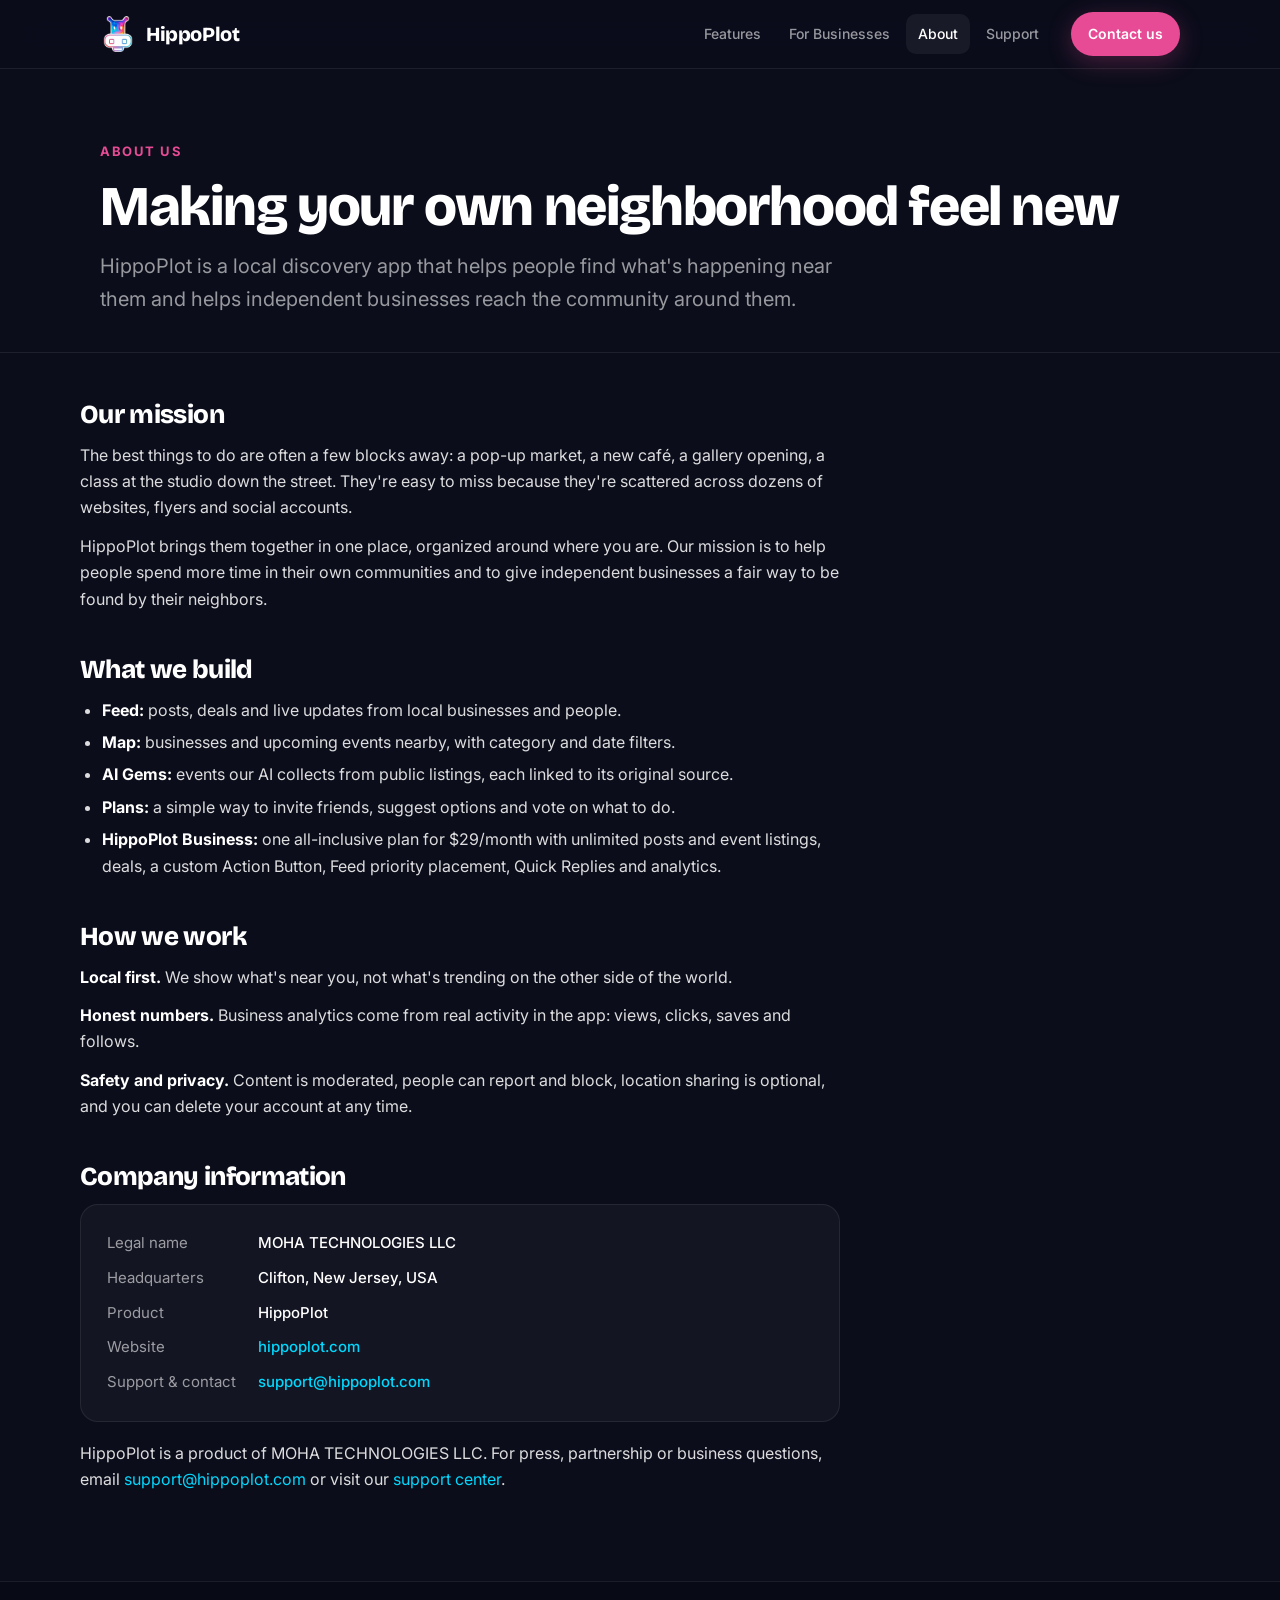
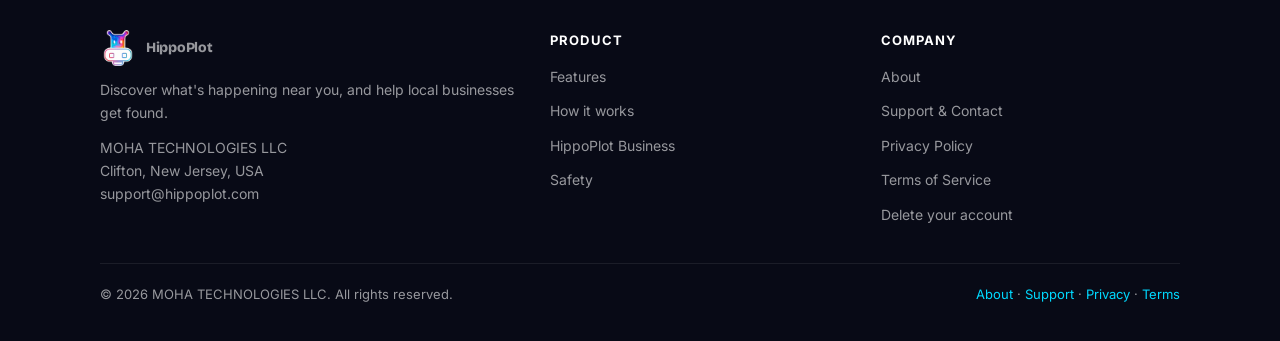
<file: about.html>
<!DOCTYPE html>
<html lang="en">
<head>
<meta charset="utf-8">
<meta name="viewport" content="width=device-width, initial-scale=1">
<title>About HippoPlot | MOHA TECHNOLOGIES LLC</title>
<meta name="description" content="HippoPlot is a local discovery app built by MOHA TECHNOLOGIES LLC in Clifton, New Jersey, connecting communities with independent businesses.">
<link rel="canonical" href="https://hippoplot.com/about">
<meta name="theme-color" content="#0B0D1A">
<meta property="og:type" content="website">
<meta property="og:site_name" content="HippoPlot">
<meta property="og:title" content="About HippoPlot | MOHA TECHNOLOGIES LLC">
<meta property="og:description" content="HippoPlot is a local discovery app built by MOHA TECHNOLOGIES LLC in Clifton, New Jersey, connecting communities with independent businesses.">
<meta property="og:url" content="https://hippoplot.com/about">
<meta property="og:image" content="https://hippoplot.com/assets/logo-512.png">
<link rel="icon" type="image/png" href="/favicon.png">
<link rel="apple-touch-icon" href="/apple-touch-icon.png">
<link rel="preconnect" href="https://fonts.googleapis.com">
<link rel="preconnect" href="https://fonts.gstatic.com" crossorigin>
<link href="https://fonts.googleapis.com/css2?family=Bricolage+Grotesque:wght@600;700;800&family=Inter:wght@400;500;600;700&display=swap" rel="stylesheet">
<link rel="stylesheet" href="/assets/site.css">
</head>
<body>
<a class="skip" href="#main">Skip to content</a>
<header class="site-header">
  <div class="container header-inner">
    <a class="brand" href="/" aria-label="HippoPlot home">
      <img src="/assets/logo-96.png" alt="" width="36" height="36">
      <span>HippoPlot</span>
    </a>
    <nav class="nav" aria-label="Main">
        <a href="/#features">Features</a>
        <a href="/#business">For Businesses</a>
        <a href="/about" aria-current="page">About</a>
        <a href="/support">Support</a>
    </nav>
    <a class="btn btn-primary btn-sm header-cta" href="/support">Contact us</a>
  </div>
</header>
<main id="main">

<div class="page-hero">
  <div class="container">
    <span class="kicker">About us</span>
    <h1>Making your own neighborhood feel new</h1>
    <p class="lead">HippoPlot is a local discovery app that helps people find what's happening near them and helps independent businesses reach the community around them.</p>
  </div>
</div>
<div class="container doc">
  <div class="prose">
    <h2>Our mission</h2>
    <p>The best things to do are often a few blocks away: a pop-up market, a new café, a gallery opening, a class at the studio down the street. They're easy to miss because they're scattered across dozens of websites, flyers and social accounts.</p>
    <p>HippoPlot brings them together in one place, organized around where you are. Our mission is to help people spend more time in their own communities and to give independent businesses a fair way to be found by their neighbors.</p>

    <h2>What we build</h2>
    <ul>
      <li><strong>Feed:</strong> posts, deals and live updates from local businesses and people.</li>
      <li><strong>Map:</strong> businesses and upcoming events nearby, with category and date filters.</li>
      <li><strong>AI Gems:</strong> events our AI collects from public listings, each linked to its original source.</li>
      <li><strong>Plans:</strong> a simple way to invite friends, suggest options and vote on what to do.</li>
      <li><strong>HippoPlot Business:</strong> one all-inclusive plan for $29/month with unlimited posts and event listings, deals, a custom Action Button, Feed priority placement, Quick Replies and analytics.</li>
    </ul>

    <h2>How we work</h2>
    <p><strong>Local first.</strong> We show what's near you, not what's trending on the other side of the world.</p>
    <p><strong>Honest numbers.</strong> Business analytics come from real activity in the app: views, clicks, saves and follows.</p>
    <p><strong>Safety and privacy.</strong> Content is moderated, people can report and block, location sharing is optional, and you can delete your account at any time.</p>

    <h2>Company information</h2>
    <div class="card org-card">
      <dl>
        <dt>Legal name</dt><dd>MOHA TECHNOLOGIES LLC</dd>
        <dt>Headquarters</dt><dd>Clifton, New Jersey, USA</dd>
        <dt>Product</dt><dd>HippoPlot</dd>
        <dt>Website</dt><dd><a href="https://hippoplot.com">hippoplot.com</a></dd>
        <dt>Support &amp; contact</dt><dd><a href="mailto:support@hippoplot.com">support@hippoplot.com</a></dd>
      </dl>
    </div>
    <p style="margin-top:18px">HippoPlot is a product of MOHA TECHNOLOGIES LLC. For press, partnership or business questions, email <a href="mailto:support@hippoplot.com">support@hippoplot.com</a> or visit our <a href="/support">support center</a>.</p>
  </div>
</div>

</main>
<footer class="site-footer">
  <div class="container">
    <div class="footer-grid">
      <div>
        <a class="brand" href="/"><img src="/assets/logo-96.png" alt="" width="36" height="36"><span>HippoPlot</span></a>
        <p class="footer-org">Discover what's happening near you, and help local businesses get found.</p>
        <p class="footer-org">MOHA TECHNOLOGIES LLC<br>Clifton, New Jersey, USA<br><a href="mailto:support@hippoplot.com">support@hippoplot.com</a></p>
      </div>
      <div>
        <h4>Product</h4>
        <ul>
          <li><a href="/#features">Features</a></li>
          <li><a href="/#how">How it works</a></li>
          <li><a href="/#business">HippoPlot Business</a></li>
          <li><a href="/#safety">Safety</a></li>
        </ul>
      </div>
      <div>
        <h4>Company</h4>
        <ul>
          <li><a href="/about">About</a></li>
          <li><a href="/support">Support &amp; Contact</a></li>
          <li><a href="/privacy">Privacy Policy</a></li>
          <li><a href="/terms">Terms of Service</a></li>
          <li><a href="/delete-account">Delete your account</a></li>
        </ul>
      </div>
    </div>
    <div class="footer-bottom">
      <span>&copy; 2026 MOHA TECHNOLOGIES LLC. All rights reserved.</span>
      <span><a href="/about">About</a> &middot; <a href="/support">Support</a> &middot; <a href="/privacy">Privacy</a> &middot; <a href="/terms">Terms</a></span>
    </div>
  </div>
</footer>
</body>
</html>
</file>
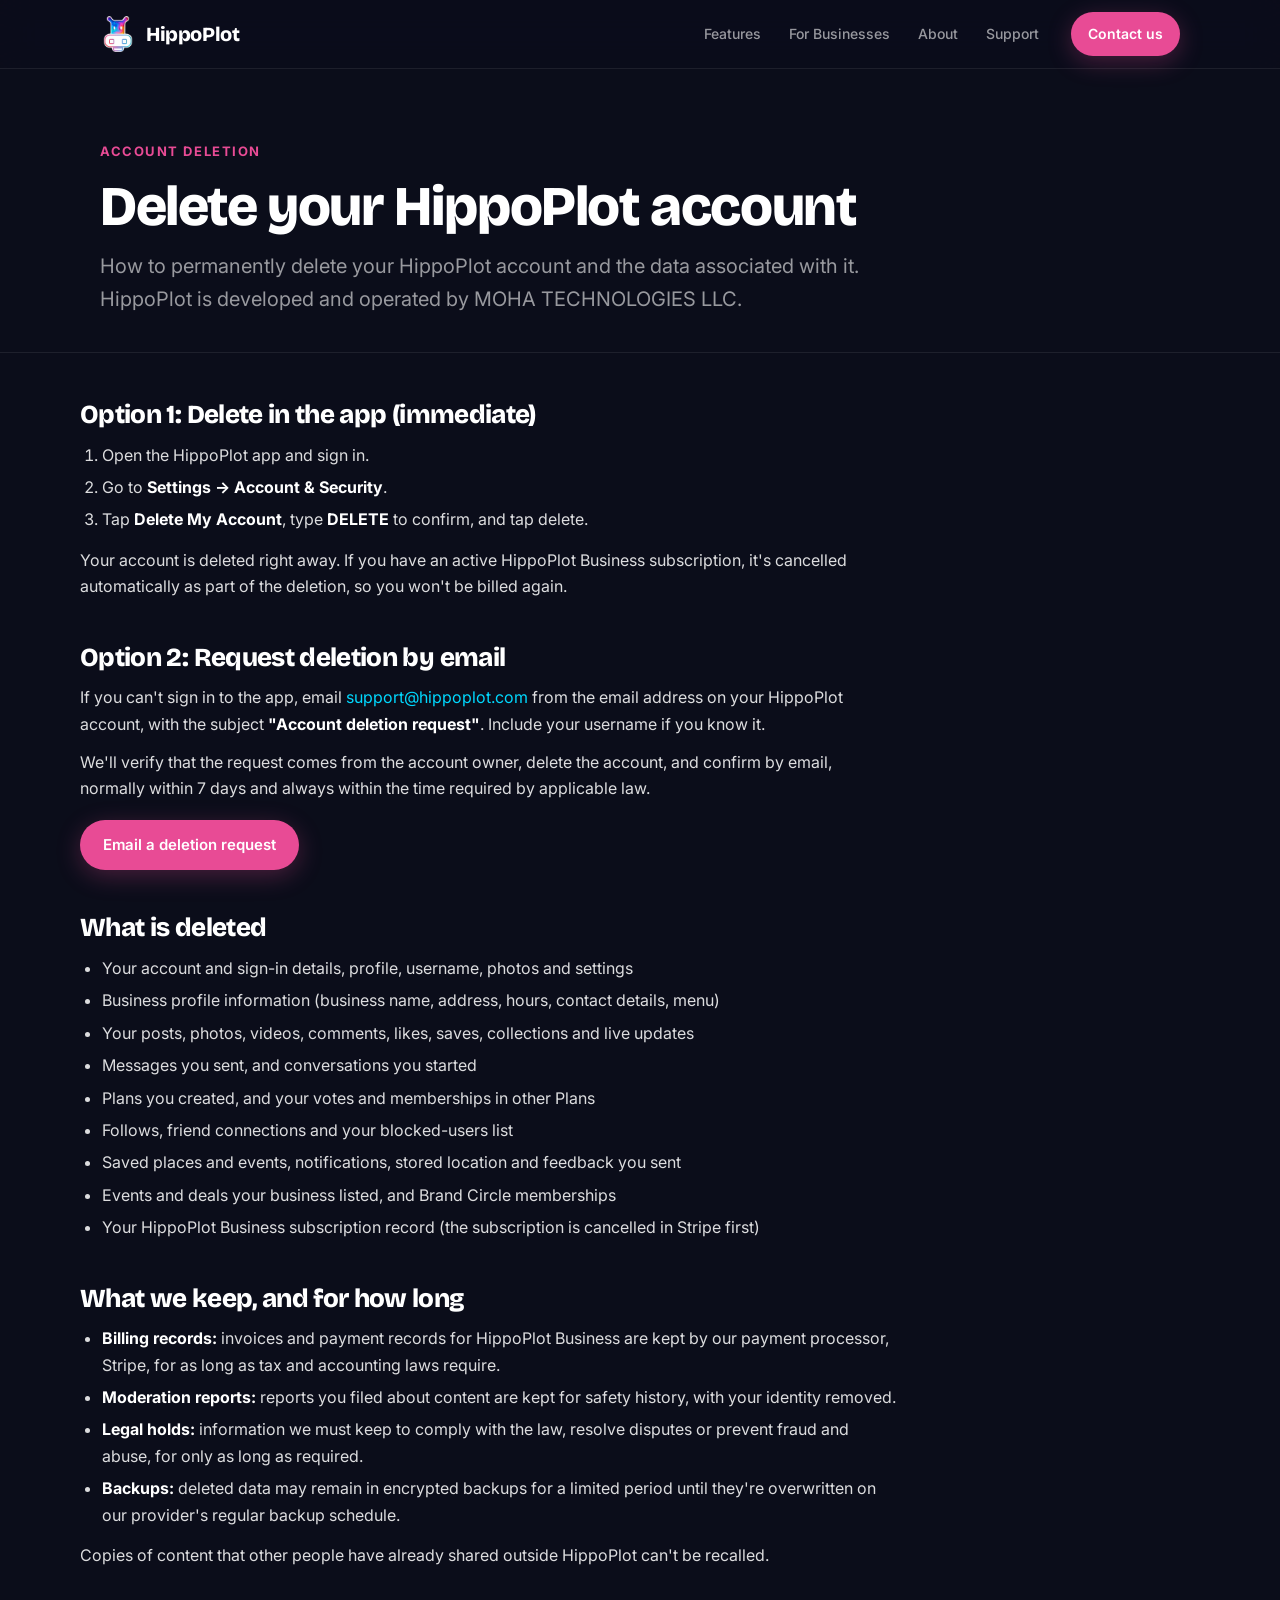
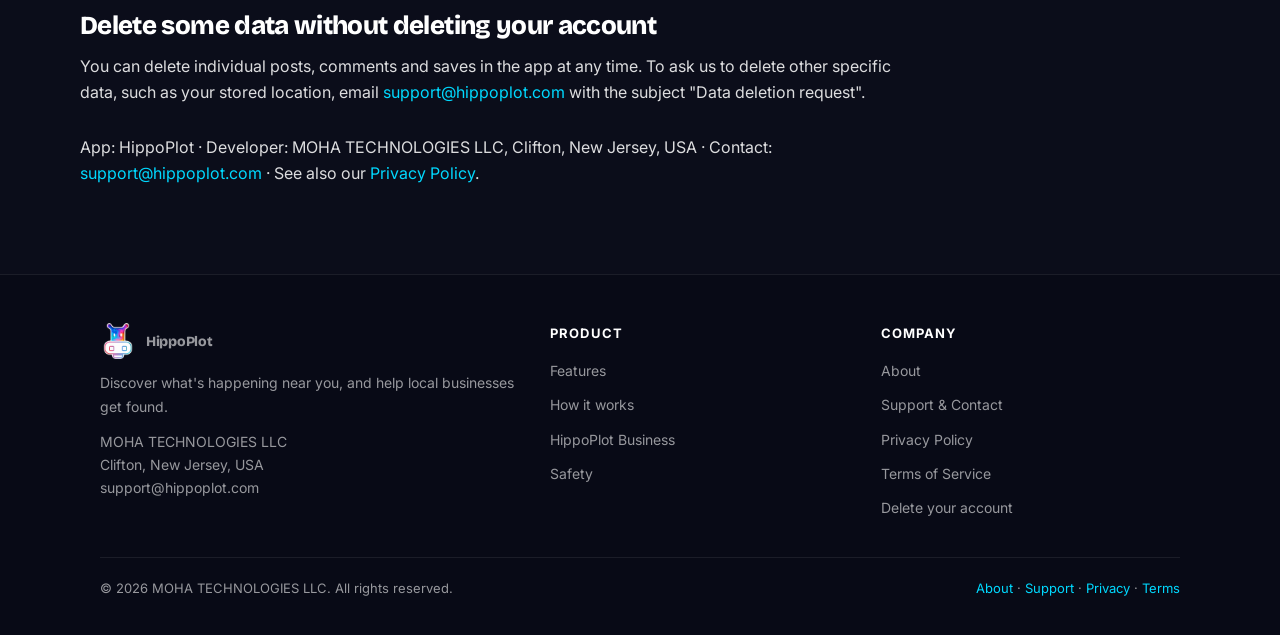
<file: delete-account.html>
<!DOCTYPE html>
<html lang="en">
<head>
<meta charset="utf-8">
<meta name="viewport" content="width=device-width, initial-scale=1">
<title>Delete your account | HippoPlot</title>
<meta name="description" content="How to delete your HippoPlot account and data, what is deleted and what is retained. HippoPlot is operated by MOHA TECHNOLOGIES LLC.">
<link rel="canonical" href="https://hippoplot.com/delete-account">
<meta name="theme-color" content="#0B0D1A">
<meta property="og:type" content="website">
<meta property="og:site_name" content="HippoPlot">
<meta property="og:title" content="Delete your account | HippoPlot">
<meta property="og:description" content="How to delete your HippoPlot account and data, what is deleted and what is retained. HippoPlot is operated by MOHA TECHNOLOGIES LLC.">
<meta property="og:url" content="https://hippoplot.com/delete-account">
<meta property="og:image" content="https://hippoplot.com/assets/logo-512.png">
<link rel="icon" type="image/png" href="/favicon.png">
<link rel="apple-touch-icon" href="/apple-touch-icon.png">
<link rel="preconnect" href="https://fonts.googleapis.com">
<link rel="preconnect" href="https://fonts.gstatic.com" crossorigin>
<link href="https://fonts.googleapis.com/css2?family=Bricolage+Grotesque:wght@600;700;800&family=Inter:wght@400;500;600;700&display=swap" rel="stylesheet">
<link rel="stylesheet" href="/assets/site.css">
</head>
<body>
<a class="skip" href="#main">Skip to content</a>
<header class="site-header">
  <div class="container header-inner">
    <a class="brand" href="/" aria-label="HippoPlot home">
      <img src="/assets/logo-96.png" alt="" width="36" height="36">
      <span>HippoPlot</span>
    </a>
    <nav class="nav" aria-label="Main">
        <a href="/#features">Features</a>
        <a href="/#business">For Businesses</a>
        <a href="/about">About</a>
        <a href="/support">Support</a>
    </nav>
    <a class="btn btn-primary btn-sm header-cta" href="/support">Contact us</a>
  </div>
</header>
<main id="main">

<div class="page-hero">
  <div class="container">
    <span class="kicker">Account deletion</span>
    <h1>Delete your HippoPlot account</h1>
    <p class="lead">How to permanently delete your HippoPlot account and the data associated with it. HippoPlot is developed and operated by MOHA TECHNOLOGIES LLC.</p>
  </div>
</div>
<div class="container doc">
  <div class="prose" style="max-width:820px">
    <h2 id="in-app">Option 1: Delete in the app (immediate)</h2>
    <ol>
      <li>Open the HippoPlot app and sign in.</li>
      <li>Go to <strong>Settings &rarr; Account &amp; Security</strong>.</li>
      <li>Tap <strong>Delete My Account</strong>, type <strong>DELETE</strong> to confirm, and tap delete.</li>
    </ol>
    <p>Your account is deleted right away. If you have an active HippoPlot Business subscription, it's cancelled automatically as part of the deletion, so you won't be billed again.</p>

    <h2 id="by-email">Option 2: Request deletion by email</h2>
    <p>If you can't sign in to the app, email <a href="mailto:support@hippoplot.com?subject=Account%20deletion%20request">support@hippoplot.com</a> from the email address on your HippoPlot account, with the subject <strong>"Account deletion request"</strong>. Include your username if you know it.</p>
    <p>We'll verify that the request comes from the account owner, delete the account, and confirm by email, normally within 7 days and always within the time required by applicable law.</p>
    <div class="actions" style="margin-top:18px">
      <a class="btn btn-primary" href="mailto:support@hippoplot.com?subject=Account%20deletion%20request">Email a deletion request</a>
    </div>

    <h2 id="deleted">What is deleted</h2>
    <ul>
      <li>Your account and sign-in details, profile, username, photos and settings</li>
      <li>Business profile information (business name, address, hours, contact details, menu)</li>
      <li>Your posts, photos, videos, comments, likes, saves, collections and live updates</li>
      <li>Messages you sent, and conversations you started</li>
      <li>Plans you created, and your votes and memberships in other Plans</li>
      <li>Follows, friend connections and your blocked-users list</li>
      <li>Saved places and events, notifications, stored location and feedback you sent</li>
      <li>Events and deals your business listed, and Brand Circle memberships</li>
      <li>Your HippoPlot Business subscription record (the subscription is cancelled in Stripe first)</li>
    </ul>

    <h2 id="retained">What we keep, and for how long</h2>
    <ul>
      <li><strong>Billing records:</strong> invoices and payment records for HippoPlot Business are kept by our payment processor, Stripe, for as long as tax and accounting laws require.</li>
      <li><strong>Moderation reports:</strong> reports you filed about content are kept for safety history, with your identity removed.</li>
      <li><strong>Legal holds:</strong> information we must keep to comply with the law, resolve disputes or prevent fraud and abuse, for only as long as required.</li>
      <li><strong>Backups:</strong> deleted data may remain in encrypted backups for a limited period until they're overwritten on our provider's regular backup schedule.</li>
    </ul>
    <p>Copies of content that other people have already shared outside HippoPlot can't be recalled.</p>

    <h2 id="partial">Delete some data without deleting your account</h2>
    <p>You can delete individual posts, comments and saves in the app at any time. To ask us to delete other specific data, such as your stored location, email <a href="mailto:support@hippoplot.com?subject=Data%20deletion%20request">support@hippoplot.com</a> with the subject "Data deletion request".</p>

    <p class="meta" style="margin-top:28px">App: HippoPlot &middot; Developer: MOHA TECHNOLOGIES LLC, Clifton, New Jersey, USA &middot; Contact: <a href="mailto:support@hippoplot.com">support@hippoplot.com</a> &middot; See also our <a href="/privacy">Privacy Policy</a>.</p>
  </div>
</div>

</main>
<footer class="site-footer">
  <div class="container">
    <div class="footer-grid">
      <div>
        <a class="brand" href="/"><img src="/assets/logo-96.png" alt="" width="36" height="36"><span>HippoPlot</span></a>
        <p class="footer-org">Discover what's happening near you, and help local businesses get found.</p>
        <p class="footer-org">MOHA TECHNOLOGIES LLC<br>Clifton, New Jersey, USA<br><a href="mailto:support@hippoplot.com">support@hippoplot.com</a></p>
      </div>
      <div>
        <h4>Product</h4>
        <ul>
          <li><a href="/#features">Features</a></li>
          <li><a href="/#how">How it works</a></li>
          <li><a href="/#business">HippoPlot Business</a></li>
          <li><a href="/#safety">Safety</a></li>
        </ul>
      </div>
      <div>
        <h4>Company</h4>
        <ul>
          <li><a href="/about">About</a></li>
          <li><a href="/support">Support &amp; Contact</a></li>
          <li><a href="/privacy">Privacy Policy</a></li>
          <li><a href="/terms">Terms of Service</a></li>
          <li><a href="/delete-account">Delete your account</a></li>
        </ul>
      </div>
    </div>
    <div class="footer-bottom">
      <span>&copy; 2026 MOHA TECHNOLOGIES LLC. All rights reserved.</span>
      <span><a href="/about">About</a> &middot; <a href="/support">Support</a> &middot; <a href="/privacy">Privacy</a> &middot; <a href="/terms">Terms</a></span>
    </div>
  </div>
</footer>
</body>
</html>
</file>
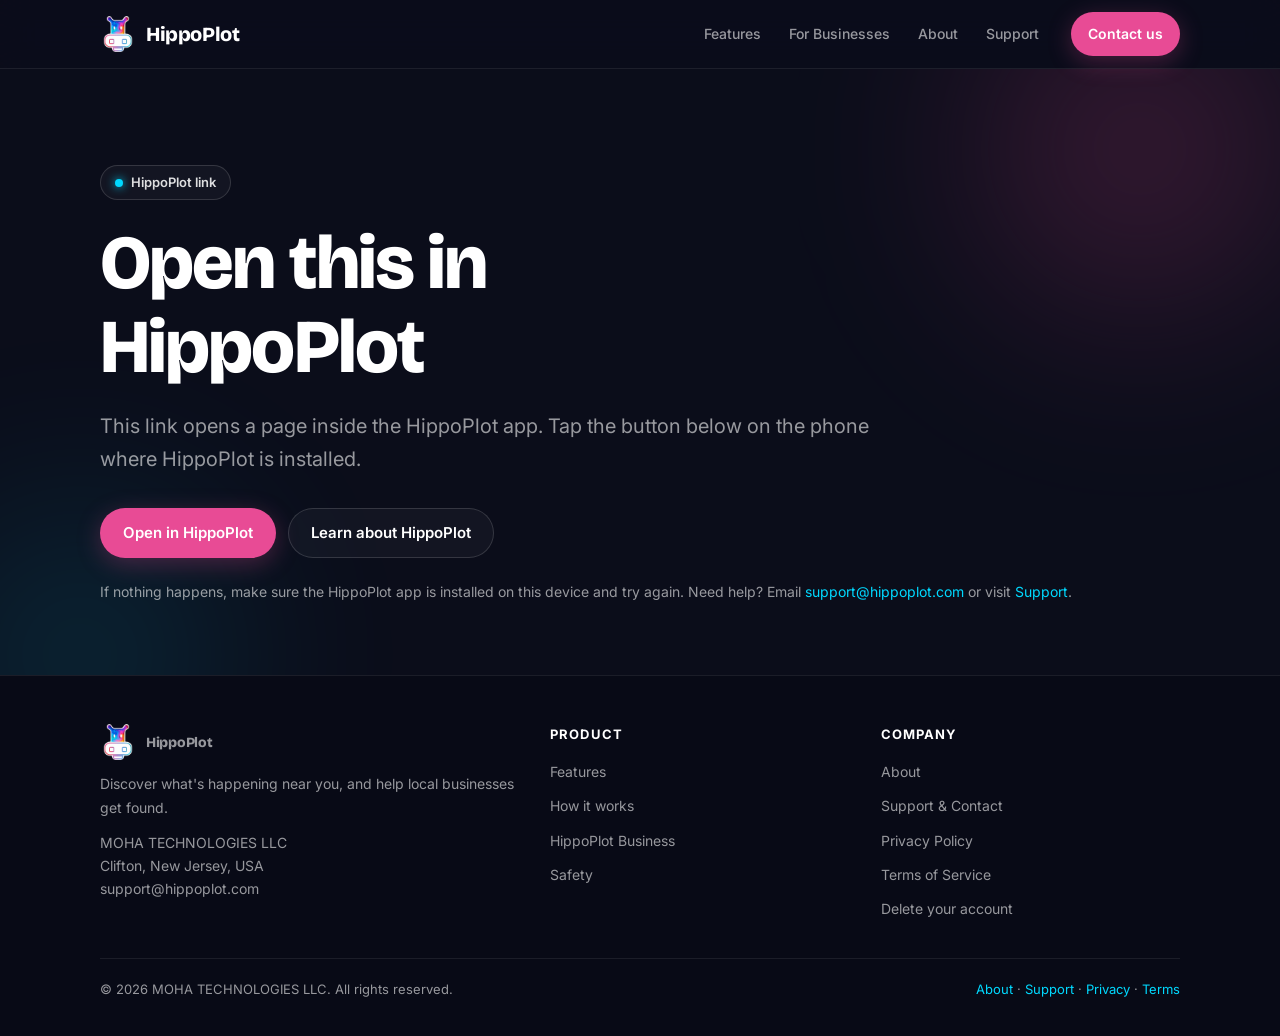
<file: open-in-app.html>
<!DOCTYPE html>
<html lang="en">
<head>
<meta charset="utf-8">
<meta name="viewport" content="width=device-width, initial-scale=1">
<title>Open in HippoPlot</title>
<meta name="description" content="Open this link in the HippoPlot app.">
<link rel="canonical" href="https://hippoplot.com/open-in-app">
<meta name="theme-color" content="#0B0D1A">
<meta property="og:type" content="website">
<meta property="og:site_name" content="HippoPlot">
<meta property="og:title" content="Open in HippoPlot">
<meta property="og:description" content="Open this link in the HippoPlot app.">
<meta property="og:url" content="https://hippoplot.com/open-in-app">
<meta property="og:image" content="https://hippoplot.com/assets/logo-512.png">
<link rel="icon" type="image/png" href="/favicon.png">
<link rel="apple-touch-icon" href="/apple-touch-icon.png">
<link rel="preconnect" href="https://fonts.googleapis.com">
<link rel="preconnect" href="https://fonts.gstatic.com" crossorigin>
<link href="https://fonts.googleapis.com/css2?family=Bricolage+Grotesque:wght@600;700;800&family=Inter:wght@400;500;600;700&display=swap" rel="stylesheet">
<link rel="stylesheet" href="/assets/site.css">
<script src="/assets/applink.js" defer></script>
<meta name="robots" content="noindex">
</head>
<body>
<a class="skip" href="#main">Skip to content</a>
<header class="site-header">
  <div class="container header-inner">
    <a class="brand" href="/" aria-label="HippoPlot home">
      <img src="/assets/logo-96.png" alt="" width="36" height="36">
      <span>HippoPlot</span>
    </a>
    <nav class="nav" aria-label="Main">
        <a href="/#features">Features</a>
        <a href="/#business">For Businesses</a>
        <a href="/about">About</a>
        <a href="/support">Support</a>
    </nav>
    <a class="btn btn-primary btn-sm header-cta" href="/support">Contact us</a>
  </div>
</header>
<main id="main">

<section class="hero">
  <div class="container">
    <span class="eyebrow"><span class="dot"></span>HippoPlot link</span>
    <h1 id="oia-title">Open this in HippoPlot</h1>
    <p class="lead" id="oia-text">This link opens a page inside the HippoPlot app. Tap the button below on the phone where HippoPlot is installed.</p>
    <div class="actions">
      <a class="btn btn-primary" id="oia-open" href="hippoplot://">Open in HippoPlot</a>
      <a class="btn btn-ghost" href="/">Learn about HippoPlot</a>
    </div>
    <p class="meta" style="margin-top:22px">If nothing happens, make sure the HippoPlot app is installed on this device and try again. Need help? Email <a href="mailto:support@hippoplot.com">support@hippoplot.com</a> or visit <a href="/support">Support</a>.</p>
  </div>
</section>

</main>
<footer class="site-footer">
  <div class="container">
    <div class="footer-grid">
      <div>
        <a class="brand" href="/"><img src="/assets/logo-96.png" alt="" width="36" height="36"><span>HippoPlot</span></a>
        <p class="footer-org">Discover what's happening near you, and help local businesses get found.</p>
        <p class="footer-org">MOHA TECHNOLOGIES LLC<br>Clifton, New Jersey, USA<br><a href="mailto:support@hippoplot.com">support@hippoplot.com</a></p>
      </div>
      <div>
        <h4>Product</h4>
        <ul>
          <li><a href="/#features">Features</a></li>
          <li><a href="/#how">How it works</a></li>
          <li><a href="/#business">HippoPlot Business</a></li>
          <li><a href="/#safety">Safety</a></li>
        </ul>
      </div>
      <div>
        <h4>Company</h4>
        <ul>
          <li><a href="/about">About</a></li>
          <li><a href="/support">Support &amp; Contact</a></li>
          <li><a href="/privacy">Privacy Policy</a></li>
          <li><a href="/terms">Terms of Service</a></li>
          <li><a href="/delete-account">Delete your account</a></li>
        </ul>
      </div>
    </div>
    <div class="footer-bottom">
      <span>&copy; 2026 MOHA TECHNOLOGIES LLC. All rights reserved.</span>
      <span><a href="/about">About</a> &middot; <a href="/support">Support</a> &middot; <a href="/privacy">Privacy</a> &middot; <a href="/terms">Terms</a></span>
    </div>
  </div>
</footer>
</body>
</html>
</file>
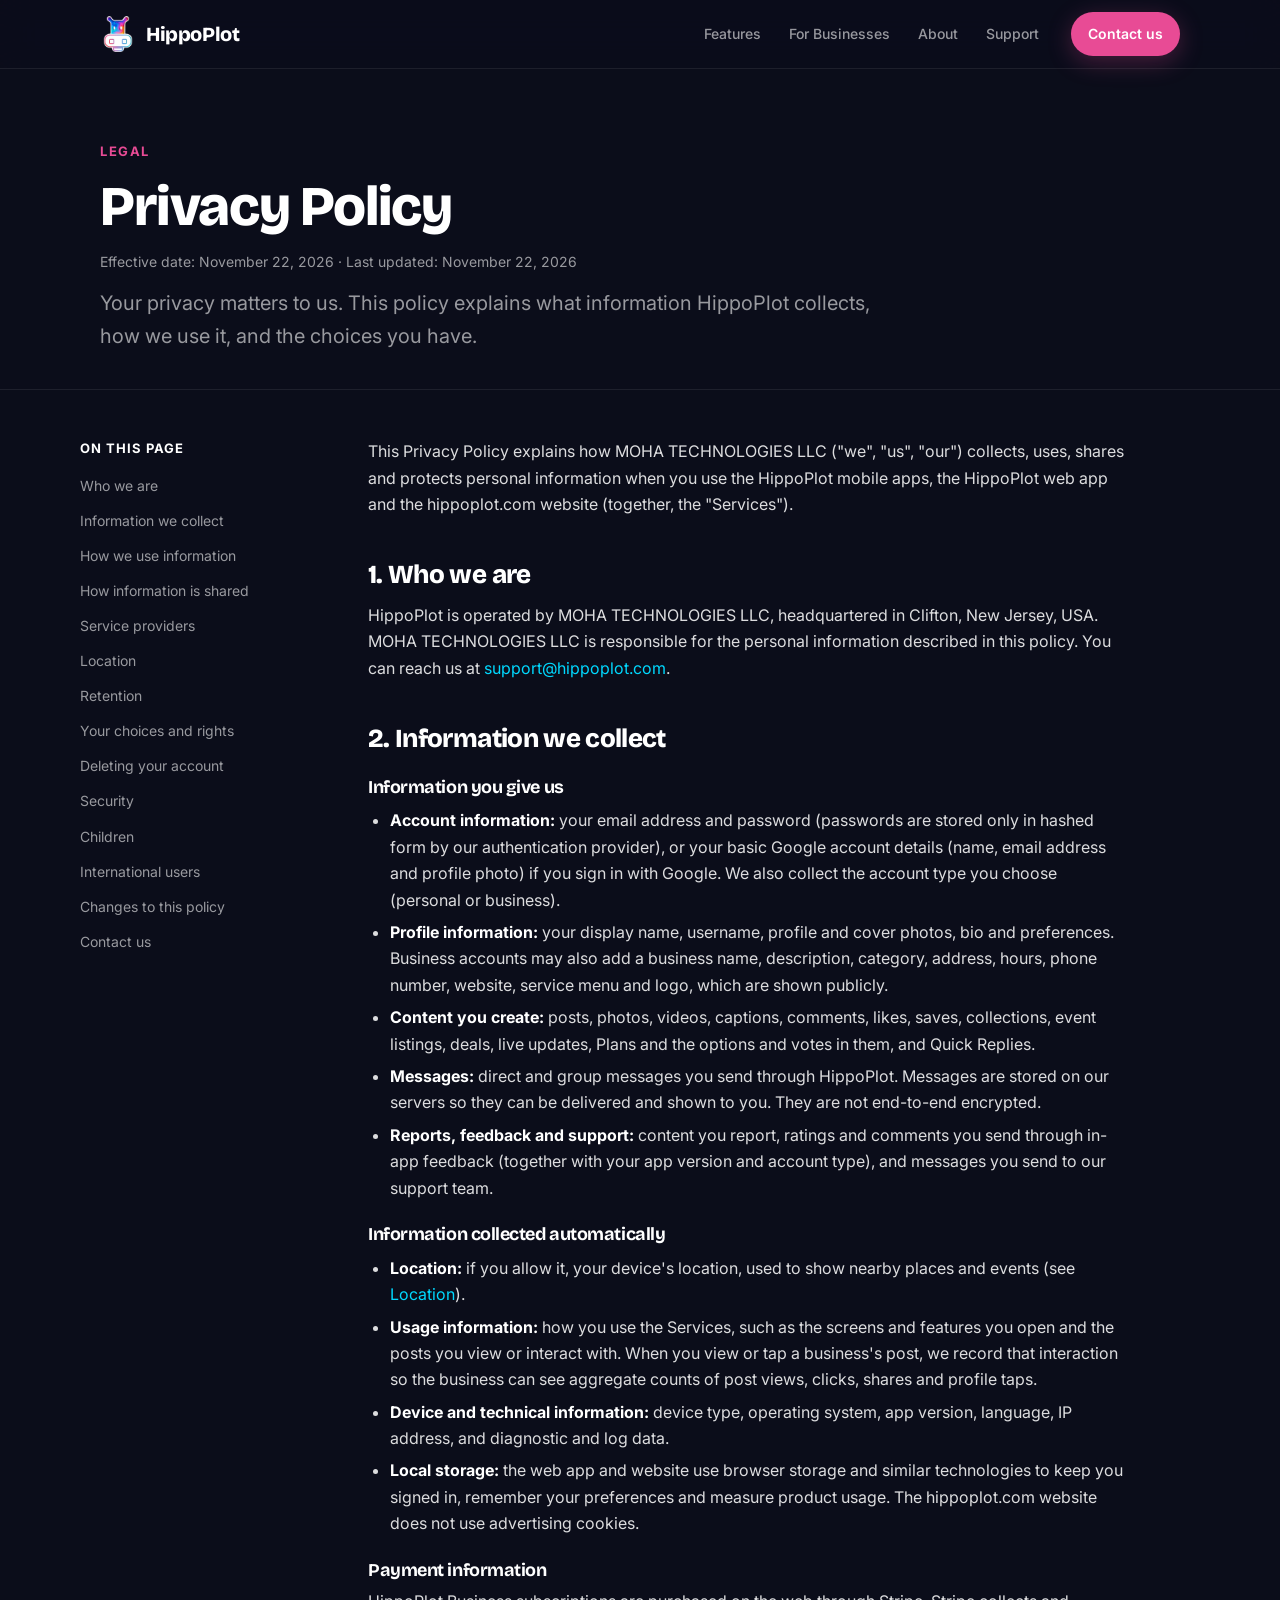
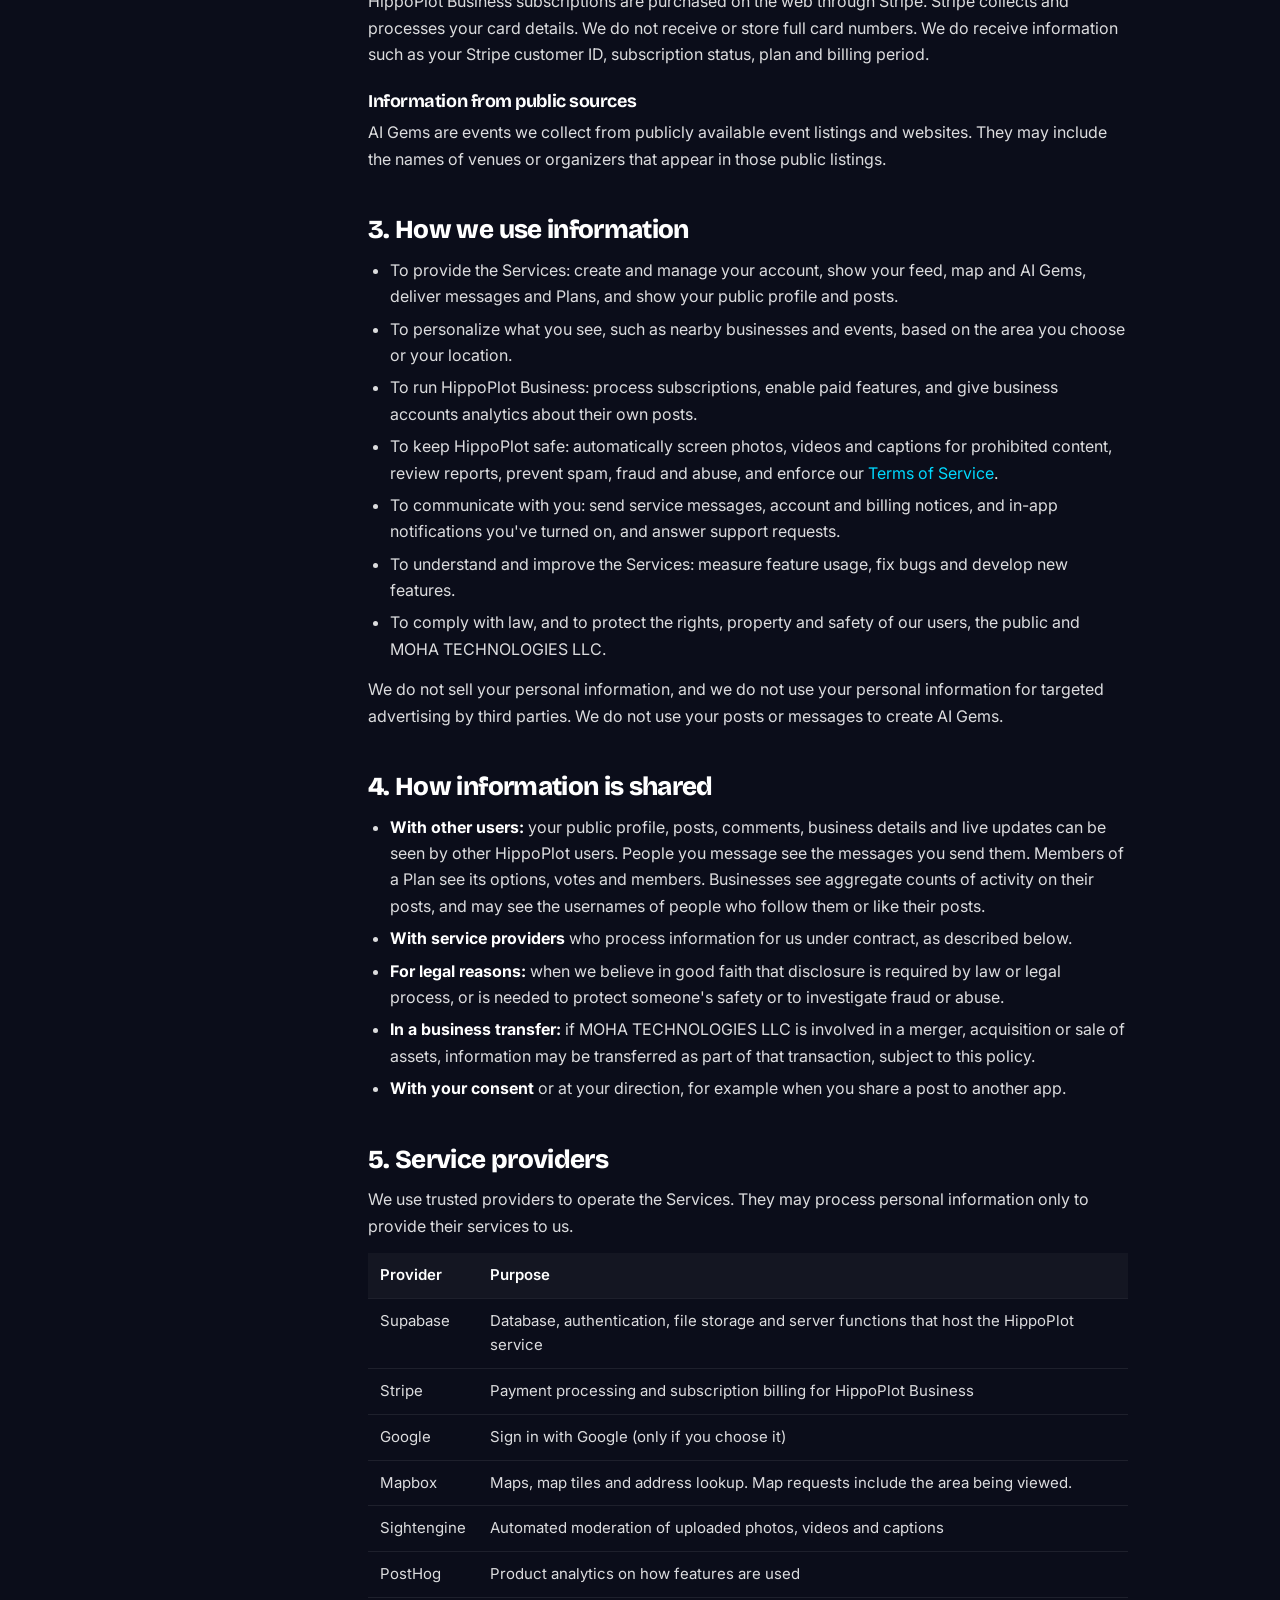
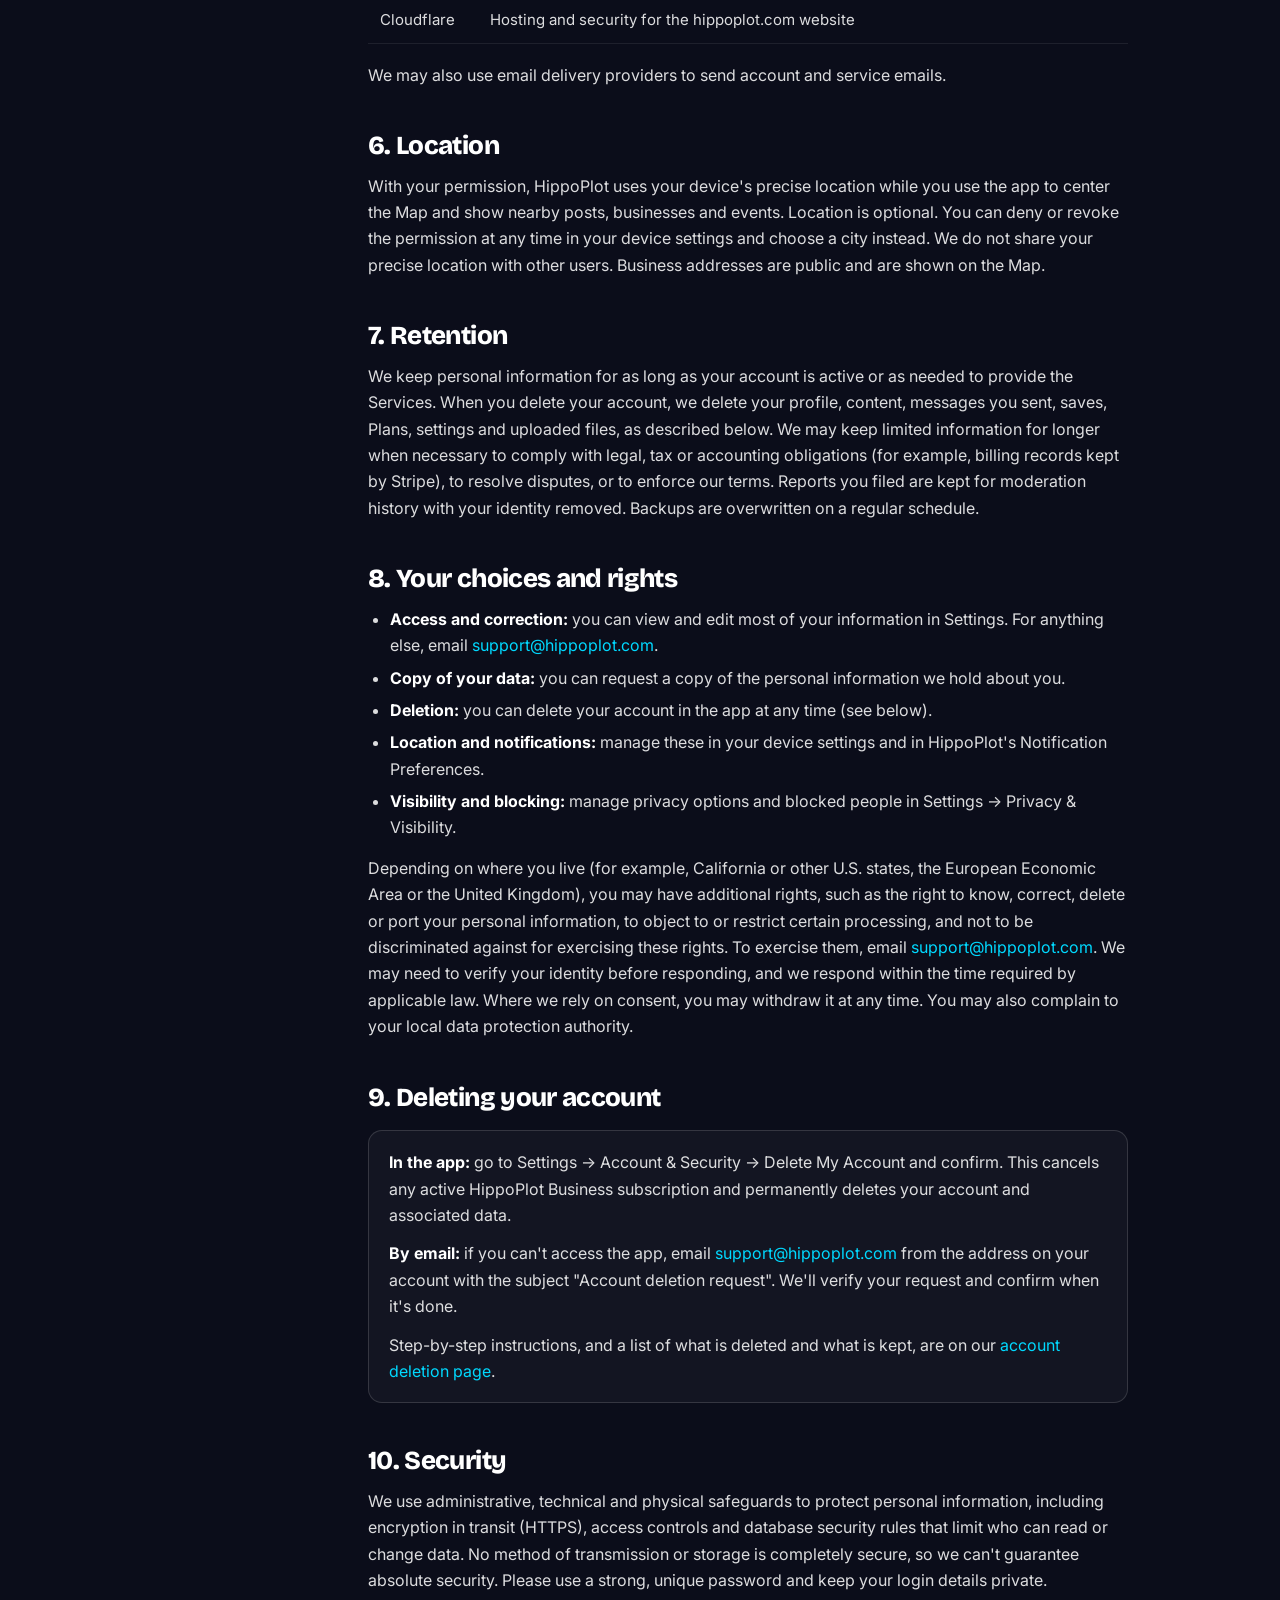
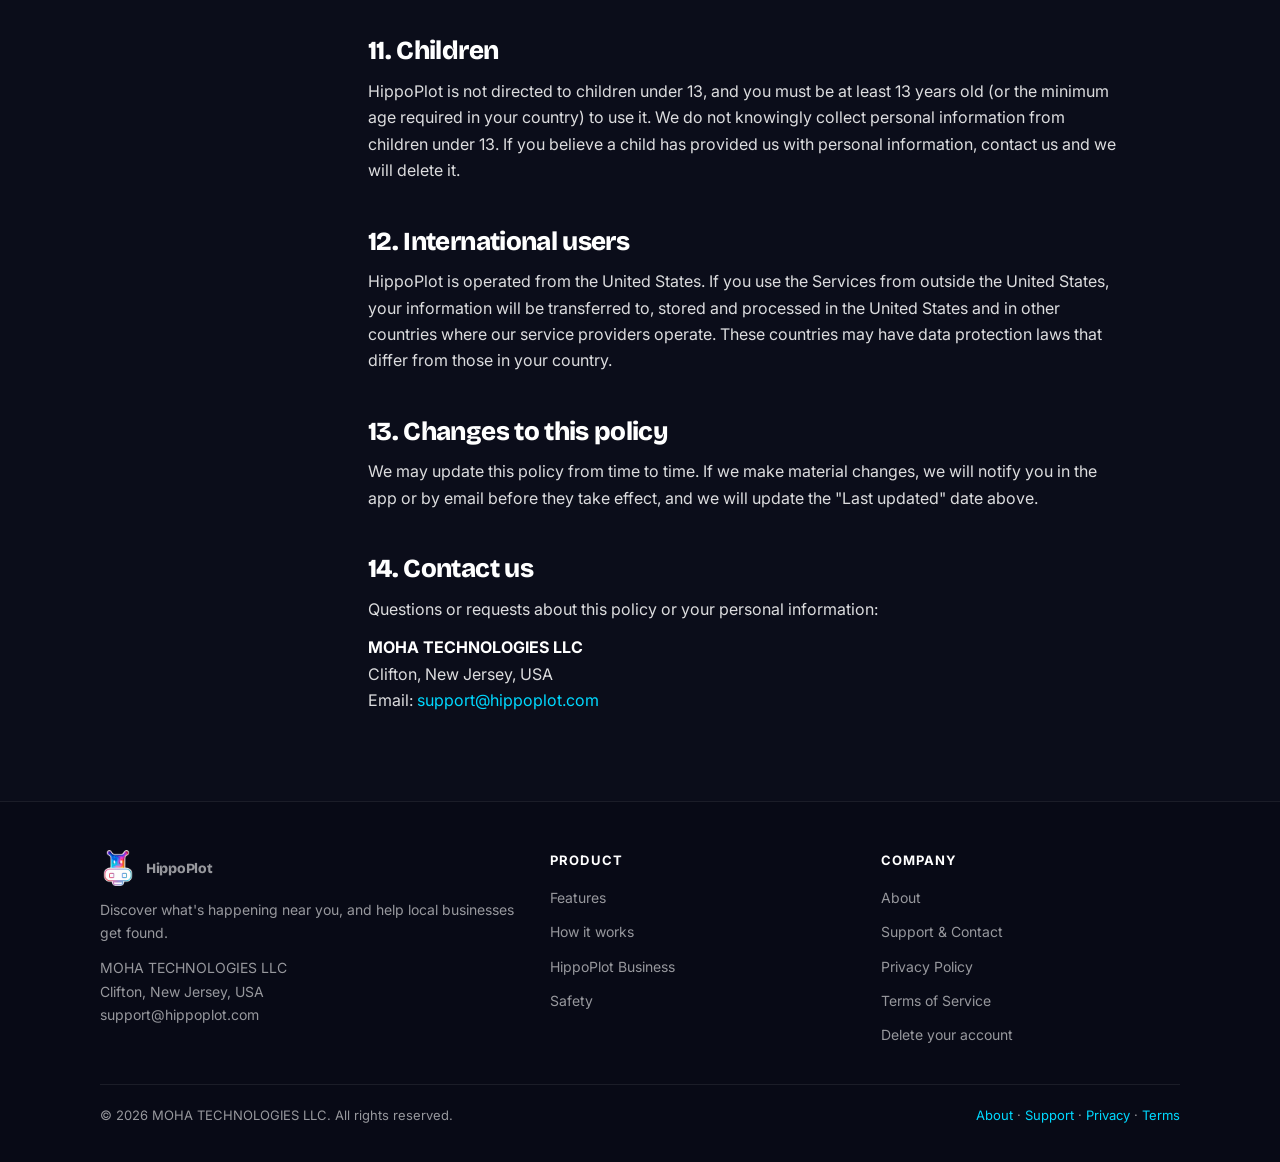
<file: privacy.html>
<!DOCTYPE html>
<html lang="en">
<head>
<meta charset="utf-8">
<meta name="viewport" content="width=device-width, initial-scale=1">
<title>Privacy Policy | HippoPlot</title>
<meta name="description" content="How MOHA TECHNOLOGIES LLC collects, uses and protects personal information in the HippoPlot app and website.">
<link rel="canonical" href="https://hippoplot.com/privacy">
<meta name="theme-color" content="#0B0D1A">
<meta property="og:type" content="website">
<meta property="og:site_name" content="HippoPlot">
<meta property="og:title" content="Privacy Policy | HippoPlot">
<meta property="og:description" content="How MOHA TECHNOLOGIES LLC collects, uses and protects personal information in the HippoPlot app and website.">
<meta property="og:url" content="https://hippoplot.com/privacy">
<meta property="og:image" content="https://hippoplot.com/assets/logo-512.png">
<link rel="icon" type="image/png" href="/favicon.png">
<link rel="apple-touch-icon" href="/apple-touch-icon.png">
<link rel="preconnect" href="https://fonts.googleapis.com">
<link rel="preconnect" href="https://fonts.gstatic.com" crossorigin>
<link href="https://fonts.googleapis.com/css2?family=Bricolage+Grotesque:wght@600;700;800&family=Inter:wght@400;500;600;700&display=swap" rel="stylesheet">
<link rel="stylesheet" href="/assets/site.css">
</head>
<body>
<a class="skip" href="#main">Skip to content</a>
<header class="site-header">
  <div class="container header-inner">
    <a class="brand" href="/" aria-label="HippoPlot home">
      <img src="/assets/logo-96.png" alt="" width="36" height="36">
      <span>HippoPlot</span>
    </a>
    <nav class="nav" aria-label="Main">
        <a href="/#features">Features</a>
        <a href="/#business">For Businesses</a>
        <a href="/about">About</a>
        <a href="/support">Support</a>
    </nav>
    <a class="btn btn-primary btn-sm header-cta" href="/support">Contact us</a>
  </div>
</header>
<main id="main">

<div class="page-hero">
  <div class="container">
    <span class="kicker">Legal</span>
    <h1>Privacy Policy</h1>
    <p class="meta">Effective date: November 22, 2026 &middot; Last updated: November 22, 2026</p>
    <p class="lead" style="margin-top:14px">Your privacy matters to us. This policy explains what information HippoPlot collects, how we use it, and the choices you have.</p>
  </div>
</div>
<div class="container doc">
  <div class="doc-layout">
    <nav class="toc" aria-label="On this page">
      <p>On this page</p>
      <ol>
        <li><a href="#who-we-are">Who we are</a></li>
        <li><a href="#information">Information we collect</a></li>
        <li><a href="#use">How we use information</a></li>
        <li><a href="#sharing">How information is shared</a></li>
        <li><a href="#providers">Service providers</a></li>
        <li><a href="#location">Location</a></li>
        <li><a href="#retention">Retention</a></li>
        <li><a href="#choices">Your choices and rights</a></li>
        <li><a href="#deletion">Deleting your account</a></li>
        <li><a href="#security">Security</a></li>
        <li><a href="#children">Children</a></li>
        <li><a href="#transfers">International users</a></li>
        <li><a href="#changes">Changes to this policy</a></li>
        <li><a href="#contact">Contact us</a></li>
      </ol>
    </nav>
    <article class="prose">

<p>This Privacy Policy explains how MOHA TECHNOLOGIES LLC ("we", "us", "our") collects, uses, shares and protects personal information when you use the HippoPlot mobile apps, the HippoPlot web app and the hippoplot.com website (together, the "Services").</p>

<h2 id="who-we-are">1. Who we are</h2>
<p>HippoPlot is operated by MOHA TECHNOLOGIES LLC, headquartered in Clifton, New Jersey, USA. MOHA TECHNOLOGIES LLC is responsible for the personal information described in this policy. You can reach us at <a href="mailto:support@hippoplot.com">support@hippoplot.com</a>.</p>

<h2 id="information">2. Information we collect</h2>
<h3>Information you give us</h3>
<ul>
  <li><strong>Account information:</strong> your email address and password (passwords are stored only in hashed form by our authentication provider), or your basic Google account details (name, email address and profile photo) if you sign in with Google. We also collect the account type you choose (personal or business).</li>
  <li><strong>Profile information:</strong> your display name, username, profile and cover photos, bio and preferences. Business accounts may also add a business name, description, category, address, hours, phone number, website, service menu and logo, which are shown publicly.</li>
  <li><strong>Content you create:</strong> posts, photos, videos, captions, comments, likes, saves, collections, event listings, deals, live updates, Plans and the options and votes in them, and Quick Replies.</li>
  <li><strong>Messages:</strong> direct and group messages you send through HippoPlot. Messages are stored on our servers so they can be delivered and shown to you. They are not end-to-end encrypted.</li>
  <li><strong>Reports, feedback and support:</strong> content you report, ratings and comments you send through in-app feedback (together with your app version and account type), and messages you send to our support team.</li>
</ul>
<h3>Information collected automatically</h3>
<ul>
  <li><strong>Location:</strong> if you allow it, your device's location, used to show nearby places and events (see <a href="#location">Location</a>).</li>
  <li><strong>Usage information:</strong> how you use the Services, such as the screens and features you open and the posts you view or interact with. When you view or tap a business's post, we record that interaction so the business can see aggregate counts of post views, clicks, shares and profile taps.</li>
  <li><strong>Device and technical information:</strong> device type, operating system, app version, language, IP address, and diagnostic and log data.</li>
  <li><strong>Local storage:</strong> the web app and website use browser storage and similar technologies to keep you signed in, remember your preferences and measure product usage. The hippoplot.com website does not use advertising cookies.</li>
</ul>
<h3>Payment information</h3>
<p>HippoPlot Business subscriptions are purchased on the web through Stripe. Stripe collects and processes your card details. We do not receive or store full card numbers. We do receive information such as your Stripe customer ID, subscription status, plan and billing period.</p>
<h3>Information from public sources</h3>
<p>AI Gems are events we collect from publicly available event listings and websites. They may include the names of venues or organizers that appear in those public listings.</p>

<h2 id="use">3. How we use information</h2>
<ul>
  <li>To provide the Services: create and manage your account, show your feed, map and AI Gems, deliver messages and Plans, and show your public profile and posts.</li>
  <li>To personalize what you see, such as nearby businesses and events, based on the area you choose or your location.</li>
  <li>To run HippoPlot Business: process subscriptions, enable paid features, and give business accounts analytics about their own posts.</li>
  <li>To keep HippoPlot safe: automatically screen photos, videos and captions for prohibited content, review reports, prevent spam, fraud and abuse, and enforce our <a href="/terms">Terms of Service</a>.</li>
  <li>To communicate with you: send service messages, account and billing notices, and in-app notifications you've turned on, and answer support requests.</li>
  <li>To understand and improve the Services: measure feature usage, fix bugs and develop new features.</li>
  <li>To comply with law, and to protect the rights, property and safety of our users, the public and MOHA TECHNOLOGIES LLC.</li>
</ul>
<p>We do not sell your personal information, and we do not use your personal information for targeted advertising by third parties. We do not use your posts or messages to create AI Gems.</p>

<h2 id="sharing">4. How information is shared</h2>
<ul>
  <li><strong>With other users:</strong> your public profile, posts, comments, business details and live updates can be seen by other HippoPlot users. People you message see the messages you send them. Members of a Plan see its options, votes and members. Businesses see aggregate counts of activity on their posts, and may see the usernames of people who follow them or like their posts.</li>
  <li><strong>With service providers</strong> who process information for us under contract, as described below.</li>
  <li><strong>For legal reasons:</strong> when we believe in good faith that disclosure is required by law or legal process, or is needed to protect someone's safety or to investigate fraud or abuse.</li>
  <li><strong>In a business transfer:</strong> if MOHA TECHNOLOGIES LLC is involved in a merger, acquisition or sale of assets, information may be transferred as part of that transaction, subject to this policy.</li>
  <li><strong>With your consent</strong> or at your direction, for example when you share a post to another app.</li>
</ul>

<h2 id="providers">5. Service providers</h2>
<p>We use trusted providers to operate the Services. They may process personal information only to provide their services to us.</p>
<table>
  <thead><tr><th>Provider</th><th>Purpose</th></tr></thead>
  <tbody>
    <tr><td>Supabase</td><td>Database, authentication, file storage and server functions that host the HippoPlot service</td></tr>
    <tr><td>Stripe</td><td>Payment processing and subscription billing for HippoPlot Business</td></tr>
    <tr><td>Google</td><td>Sign in with Google (only if you choose it)</td></tr>
    <tr><td>Mapbox</td><td>Maps, map tiles and address lookup. Map requests include the area being viewed.</td></tr>
    <tr><td>Sightengine</td><td>Automated moderation of uploaded photos, videos and captions</td></tr>
    <tr><td>PostHog</td><td>Product analytics on how features are used</td></tr>
    <tr><td>Cloudflare</td><td>Hosting and security for the hippoplot.com website</td></tr>
  </tbody>
</table>
<p>We may also use email delivery providers to send account and service emails.</p>

<h2 id="location">6. Location</h2>
<p>With your permission, HippoPlot uses your device's precise location while you use the app to center the Map and show nearby posts, businesses and events. Location is optional. You can deny or revoke the permission at any time in your device settings and choose a city instead. We do not share your precise location with other users. Business addresses are public and are shown on the Map.</p>

<h2 id="retention">7. Retention</h2>
<p>We keep personal information for as long as your account is active or as needed to provide the Services. When you delete your account, we delete your profile, content, messages you sent, saves, Plans, settings and uploaded files, as described below. We may keep limited information for longer when necessary to comply with legal, tax or accounting obligations (for example, billing records kept by Stripe), to resolve disputes, or to enforce our terms. Reports you filed are kept for moderation history with your identity removed. Backups are overwritten on a regular schedule.</p>

<h2 id="choices">8. Your choices and rights</h2>
<ul>
  <li><strong>Access and correction:</strong> you can view and edit most of your information in Settings. For anything else, email <a href="mailto:support@hippoplot.com?subject=Data%20request">support@hippoplot.com</a>.</li>
  <li><strong>Copy of your data:</strong> you can request a copy of the personal information we hold about you.</li>
  <li><strong>Deletion:</strong> you can delete your account in the app at any time (see below).</li>
  <li><strong>Location and notifications:</strong> manage these in your device settings and in HippoPlot's Notification Preferences.</li>
  <li><strong>Visibility and blocking:</strong> manage privacy options and blocked people in Settings &rarr; Privacy &amp; Visibility.</li>
</ul>
<p>Depending on where you live (for example, California or other U.S. states, the European Economic Area or the United Kingdom), you may have additional rights, such as the right to know, correct, delete or port your personal information, to object to or restrict certain processing, and not to be discriminated against for exercising these rights. To exercise them, email <a href="mailto:support@hippoplot.com">support@hippoplot.com</a>. We may need to verify your identity before responding, and we respond within the time required by applicable law. Where we rely on consent, you may withdraw it at any time. You may also complain to your local data protection authority.</p>

<h2 id="deletion">9. Deleting your account</h2>
<div class="callout">
  <p><strong>In the app:</strong> go to Settings &rarr; Account &amp; Security &rarr; Delete My Account and confirm. This cancels any active HippoPlot Business subscription and permanently deletes your account and associated data.</p>
  <p><strong>By email:</strong> if you can't access the app, email <a href="mailto:support@hippoplot.com?subject=Account%20deletion%20request">support@hippoplot.com</a> from the address on your account with the subject "Account deletion request". We'll verify your request and confirm when it's done.</p>
  <p>Step-by-step instructions, and a list of what is deleted and what is kept, are on our <a href="/delete-account">account deletion page</a>.</p>
</div>

<h2 id="security">10. Security</h2>
<p>We use administrative, technical and physical safeguards to protect personal information, including encryption in transit (HTTPS), access controls and database security rules that limit who can read or change data. No method of transmission or storage is completely secure, so we can't guarantee absolute security. Please use a strong, unique password and keep your login details private.</p>

<h2 id="children">11. Children</h2>
<p>HippoPlot is not directed to children under 13, and you must be at least 13 years old (or the minimum age required in your country) to use it. We do not knowingly collect personal information from children under 13. If you believe a child has provided us with personal information, contact us and we will delete it.</p>

<h2 id="transfers">12. International users</h2>
<p>HippoPlot is operated from the United States. If you use the Services from outside the United States, your information will be transferred to, stored and processed in the United States and in other countries where our service providers operate. These countries may have data protection laws that differ from those in your country.</p>

<h2 id="changes">13. Changes to this policy</h2>
<p>We may update this policy from time to time. If we make material changes, we will notify you in the app or by email before they take effect, and we will update the "Last updated" date above.</p>

<h2 id="contact">14. Contact us</h2>
<p>Questions or requests about this policy or your personal information:</p>
<p><strong>MOHA TECHNOLOGIES LLC</strong><br>Clifton, New Jersey, USA<br>Email: <a href="mailto:support@hippoplot.com">support@hippoplot.com</a></p>

    </article>
  </div>
</div>

</main>
<footer class="site-footer">
  <div class="container">
    <div class="footer-grid">
      <div>
        <a class="brand" href="/"><img src="/assets/logo-96.png" alt="" width="36" height="36"><span>HippoPlot</span></a>
        <p class="footer-org">Discover what's happening near you, and help local businesses get found.</p>
        <p class="footer-org">MOHA TECHNOLOGIES LLC<br>Clifton, New Jersey, USA<br><a href="mailto:support@hippoplot.com">support@hippoplot.com</a></p>
      </div>
      <div>
        <h4>Product</h4>
        <ul>
          <li><a href="/#features">Features</a></li>
          <li><a href="/#how">How it works</a></li>
          <li><a href="/#business">HippoPlot Business</a></li>
          <li><a href="/#safety">Safety</a></li>
        </ul>
      </div>
      <div>
        <h4>Company</h4>
        <ul>
          <li><a href="/about">About</a></li>
          <li><a href="/support">Support &amp; Contact</a></li>
          <li><a href="/privacy">Privacy Policy</a></li>
          <li><a href="/terms">Terms of Service</a></li>
          <li><a href="/delete-account">Delete your account</a></li>
        </ul>
      </div>
    </div>
    <div class="footer-bottom">
      <span>&copy; 2026 MOHA TECHNOLOGIES LLC. All rights reserved.</span>
      <span><a href="/about">About</a> &middot; <a href="/support">Support</a> &middot; <a href="/privacy">Privacy</a> &middot; <a href="/terms">Terms</a></span>
    </div>
  </div>
</footer>
</body>
</html>
</file>
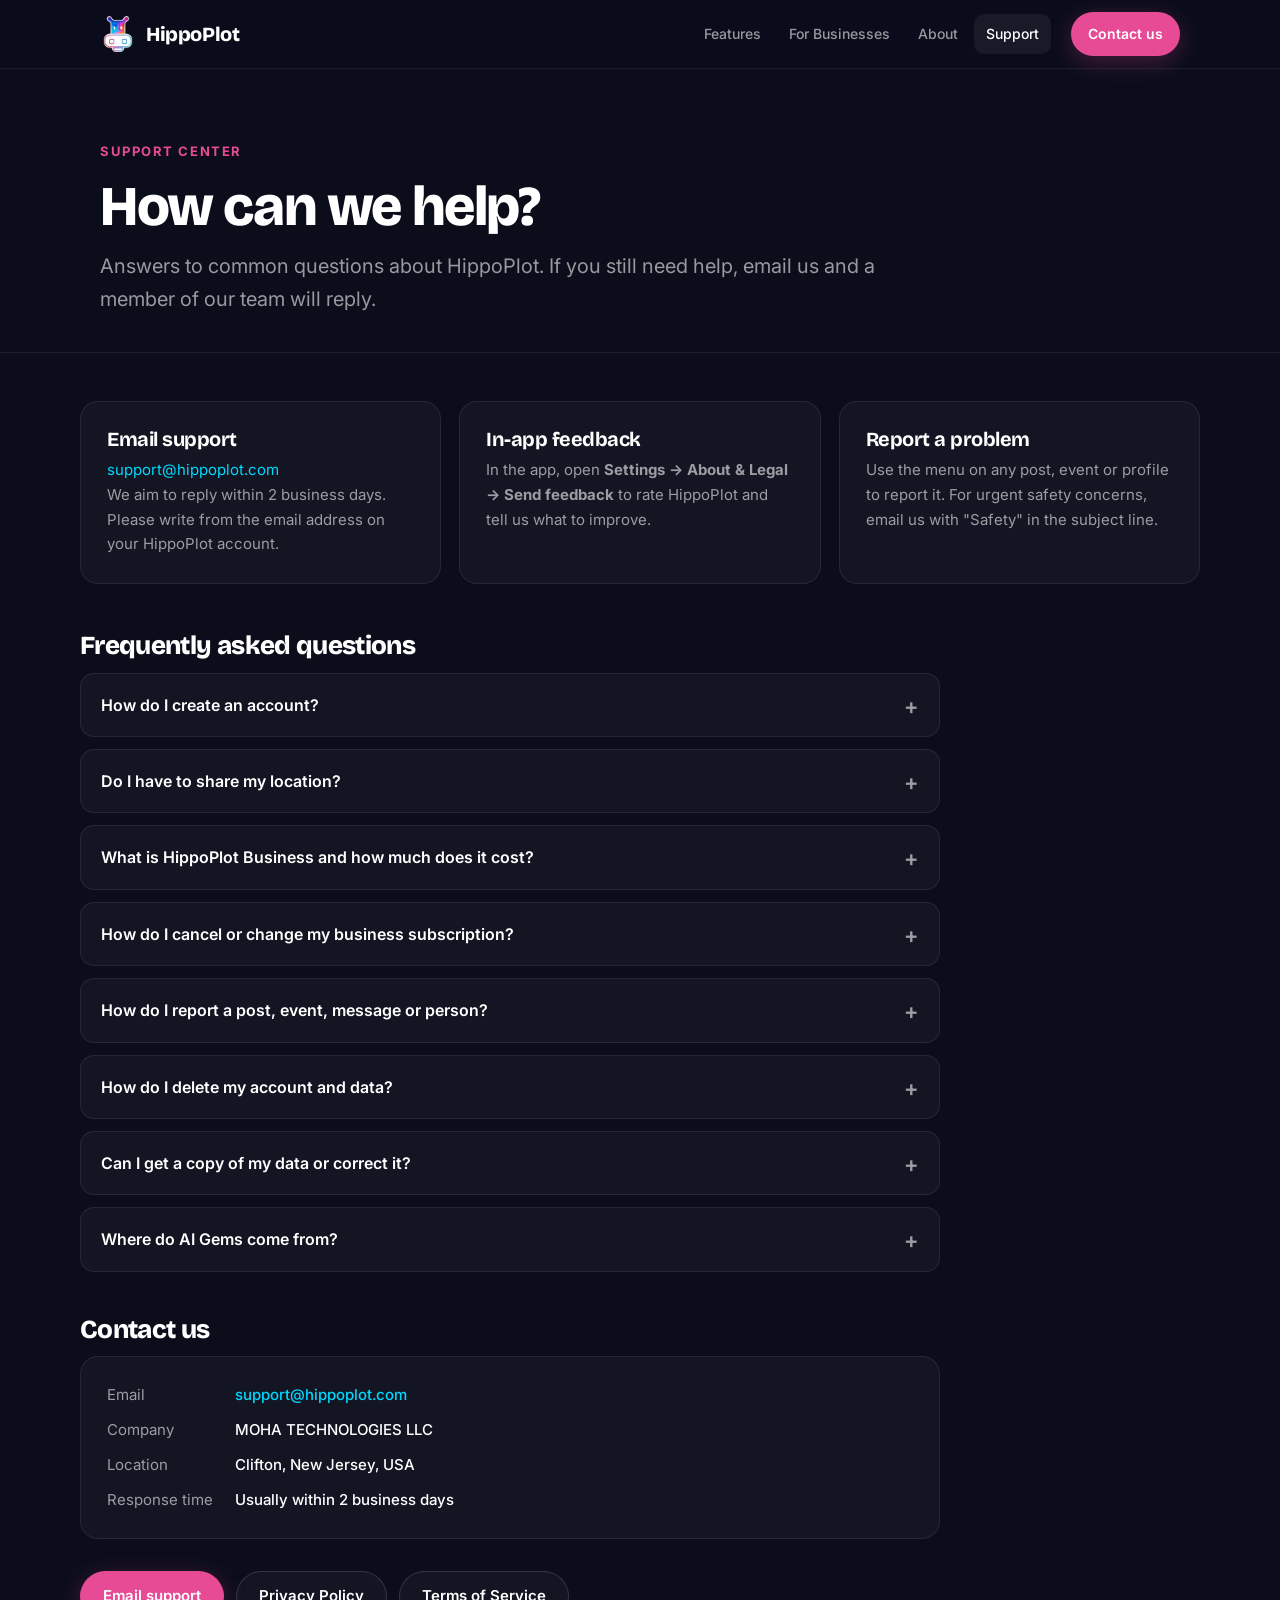
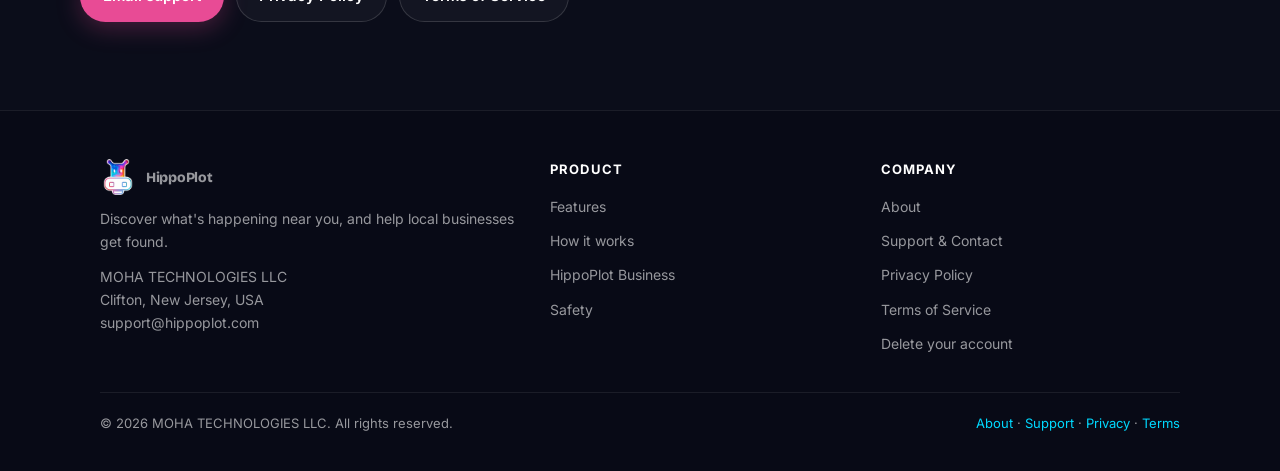
<file: support.html>
<!DOCTYPE html>
<html lang="en">
<head>
<meta charset="utf-8">
<meta name="viewport" content="width=device-width, initial-scale=1">
<title>Support & Contact | HippoPlot</title>
<meta name="description" content="Get help with HippoPlot: account setup, HippoPlot Business, reporting issues and account or data deletion. Contact support@hippoplot.com.">
<link rel="canonical" href="https://hippoplot.com/support">
<meta name="theme-color" content="#0B0D1A">
<meta property="og:type" content="website">
<meta property="og:site_name" content="HippoPlot">
<meta property="og:title" content="Support & Contact | HippoPlot">
<meta property="og:description" content="Get help with HippoPlot: account setup, HippoPlot Business, reporting issues and account or data deletion. Contact support@hippoplot.com.">
<meta property="og:url" content="https://hippoplot.com/support">
<meta property="og:image" content="https://hippoplot.com/assets/logo-512.png">
<link rel="icon" type="image/png" href="/favicon.png">
<link rel="apple-touch-icon" href="/apple-touch-icon.png">
<link rel="preconnect" href="https://fonts.googleapis.com">
<link rel="preconnect" href="https://fonts.gstatic.com" crossorigin>
<link href="https://fonts.googleapis.com/css2?family=Bricolage+Grotesque:wght@600;700;800&family=Inter:wght@400;500;600;700&display=swap" rel="stylesheet">
<link rel="stylesheet" href="/assets/site.css">
</head>
<body>
<a class="skip" href="#main">Skip to content</a>
<header class="site-header">
  <div class="container header-inner">
    <a class="brand" href="/" aria-label="HippoPlot home">
      <img src="/assets/logo-96.png" alt="" width="36" height="36">
      <span>HippoPlot</span>
    </a>
    <nav class="nav" aria-label="Main">
        <a href="/#features">Features</a>
        <a href="/#business">For Businesses</a>
        <a href="/about">About</a>
        <a href="/support" aria-current="page">Support</a>
    </nav>
    <a class="btn btn-primary btn-sm header-cta" href="/support">Contact us</a>
  </div>
</header>
<main id="main">

<div class="page-hero">
  <div class="container">
    <span class="kicker">Support center</span>
    <h1>How can we help?</h1>
    <p class="lead">Answers to common questions about HippoPlot. If you still need help, email us and a member of our team will reply.</p>
  </div>
</div>
<div class="container doc">
  <div class="grid grid-3" style="margin-bottom:48px">
    <div class="card">
      <h3>Email support</h3>
      <p><a href="mailto:support@hippoplot.com">support@hippoplot.com</a></p>
      <p>We aim to reply within 2 business days. Please write from the email address on your HippoPlot account.</p>
    </div>
    <div class="card">
      <h3>In-app feedback</h3>
      <p>In the app, open <strong>Settings &rarr; About &amp; Legal &rarr; Send feedback</strong> to rate HippoPlot and tell us what to improve.</p>
    </div>
    <div class="card">
      <h3>Report a problem</h3>
      <p>Use the menu on any post, event or profile to report it. For urgent safety concerns, email us with "Safety" in the subject line.</p>
    </div>
  </div>

  <div class="prose" style="max-width:860px">
    <h2 id="faq">Frequently asked questions</h2>
    <div class="faq">
      <details>
        <summary>How do I create an account?</summary>
        <div>
          <p>Open HippoPlot and tap <strong>Get Started</strong>. You can sign up with your email address or with Google. During setup, choose a <strong>personal</strong> account to discover places and events, or a <strong>business</strong> account if you represent a venue, shop or service.</p>
          <p>If you didn't get a verification email, check your spam folder, then contact us if it still hasn't arrived.</p>
        </div>
      </details>
      <details>
        <summary>Do I have to share my location?</summary>
        <div>
          <p>No. Location helps HippoPlot show what's close to you on the Map and in the Nearby feed, but it's optional. You can deny the permission and choose a city yourself, and you can change the permission at any time in your device settings.</p>
        </div>
      </details>
      <details id="business-plans">
        <summary>What is HippoPlot Business and how much does it cost?</summary>
        <div>
          <p>HippoPlot Business is our single, all-inclusive plan for business accounts. It costs <strong>$29 per month</strong> (USD, plus any applicable taxes). New subscribers pay $1 for the first month, then $29/month. A payment card is required.</p>
          <p>It includes unlimited posts and event listings, Deals, an Action Button with your own custom label, priority placement in the Feed, Brand Circle, Live Updates, Quick Replies, and the Business Hub with analytics for post views, clicks, saves and followers.</p>
          <p>Subscriptions are purchased on the web through Stripe from your HippoPlot business account. Free business accounts can still create a profile and publish a limited number of posts each month.</p>
        </div>
      </details>
      <details>
        <summary>How do I cancel or change my business subscription?</summary>
        <div>
          <p>Sign in to your business account and go to <strong>Settings &rarr; Subscription &rarr; Manage subscription</strong>. This opens the secure Stripe billing portal, where you can update your card, download invoices or cancel. Cancellation takes effect at the end of your current billing period, and you keep access until then.</p>
          <p>For billing questions, email <a href="mailto:support@hippoplot.com">support@hippoplot.com</a> from your account's email address.</p>
        </div>
      </details>
      <details>
        <summary>How do I report a post, event, message or person?</summary>
        <div>
          <p>Tap the menu (&hellip;) on a post, event, profile or conversation and choose <strong>Report</strong>. Our team reviews reports and may remove content or restrict accounts that break our <a href="/terms">Terms of Service</a>. You can also block someone so they can't message you or see your posts. Manage blocked people in <strong>Settings &rarr; Privacy &amp; Visibility</strong>.</p>
          <p>If an AI Gem shows the wrong date, place or details, report it from the event and we'll correct or remove it.</p>
        </div>
      </details>
      <details id="delete-account">
        <summary>How do I delete my account and data?</summary>
        <div>
          <p>In the app, go to <strong>Settings &rarr; Account &amp; Security &rarr; Delete My Account</strong> and confirm. This permanently deletes your account and associated content, such as your profile, posts, comments, saves, plans and messages, as described in our <a href="/privacy">Privacy Policy</a>. Deleting your account also cancels any active HippoPlot Business subscription, so you won't be billed again.</p>
          <p>If you can't access the app, email <a href="mailto:support@hippoplot.com?subject=Account%20deletion%20request">support@hippoplot.com</a> with the subject "Account deletion request" from the email address on your account. We'll verify the request and confirm when it's done.</p>
          <p>Full details, including what is deleted and what is kept: <a href="/delete-account">hippoplot.com/delete-account</a>.</p>
        </div>
      </details>
      <details>
        <summary>Can I get a copy of my data or correct it?</summary>
        <div>
          <p>You can edit most profile information directly in <strong>Settings</strong>. To request a copy of your personal data, or to correct anything you can't edit yourself, email <a href="mailto:support@hippoplot.com?subject=Data%20request">support@hippoplot.com</a> with the subject "Data request". We'll respond within the time required by applicable law.</p>
        </div>
      </details>
      <details>
        <summary>Where do AI Gems come from?</summary>
        <div>
          <p>AI Gems are events that our AI collects from publicly available event listings in your area. Each AI Gem links back to its original source. Details can change, so check with the organizer before you go.</p>
        </div>
      </details>
    </div>

    <h2 id="contact">Contact us</h2>
    <div class="card org-card">
      <dl>
        <dt>Email</dt><dd><a href="mailto:support@hippoplot.com">support@hippoplot.com</a></dd>
        <dt>Company</dt><dd>MOHA TECHNOLOGIES LLC</dd>
        <dt>Location</dt><dd>Clifton, New Jersey, USA</dd>
        <dt>Response time</dt><dd>Usually within 2 business days</dd>
      </dl>
    </div>
    <div class="actions">
      <a class="btn btn-primary" href="mailto:support@hippoplot.com">Email support</a>
      <a class="btn btn-ghost" href="/privacy">Privacy Policy</a>
      <a class="btn btn-ghost" href="/terms">Terms of Service</a>
    </div>
  </div>
</div>

</main>
<footer class="site-footer">
  <div class="container">
    <div class="footer-grid">
      <div>
        <a class="brand" href="/"><img src="/assets/logo-96.png" alt="" width="36" height="36"><span>HippoPlot</span></a>
        <p class="footer-org">Discover what's happening near you, and help local businesses get found.</p>
        <p class="footer-org">MOHA TECHNOLOGIES LLC<br>Clifton, New Jersey, USA<br><a href="mailto:support@hippoplot.com">support@hippoplot.com</a></p>
      </div>
      <div>
        <h4>Product</h4>
        <ul>
          <li><a href="/#features">Features</a></li>
          <li><a href="/#how">How it works</a></li>
          <li><a href="/#business">HippoPlot Business</a></li>
          <li><a href="/#safety">Safety</a></li>
        </ul>
      </div>
      <div>
        <h4>Company</h4>
        <ul>
          <li><a href="/about">About</a></li>
          <li><a href="/support">Support &amp; Contact</a></li>
          <li><a href="/privacy">Privacy Policy</a></li>
          <li><a href="/terms">Terms of Service</a></li>
          <li><a href="/delete-account">Delete your account</a></li>
        </ul>
      </div>
    </div>
    <div class="footer-bottom">
      <span>&copy; 2026 MOHA TECHNOLOGIES LLC. All rights reserved.</span>
      <span><a href="/about">About</a> &middot; <a href="/support">Support</a> &middot; <a href="/privacy">Privacy</a> &middot; <a href="/terms">Terms</a></span>
    </div>
  </div>
</footer>
</body>
</html>
</file>
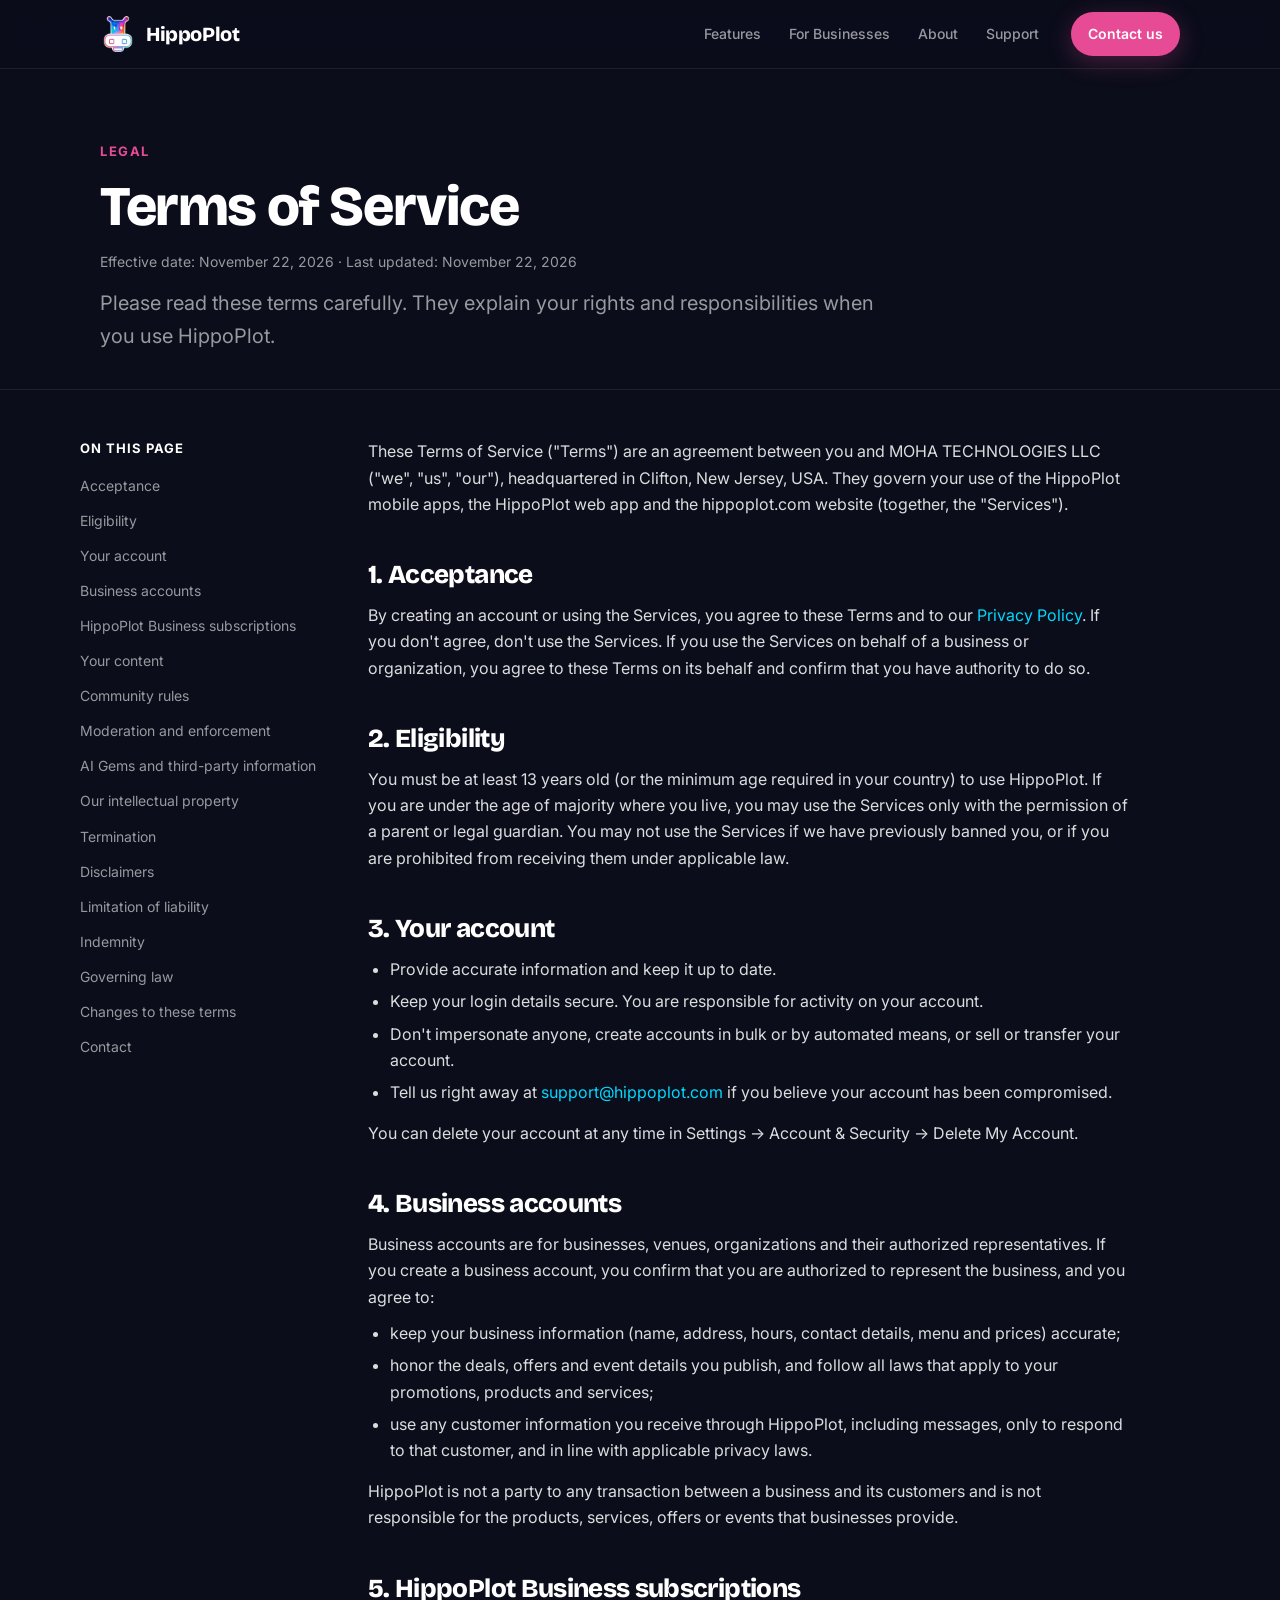
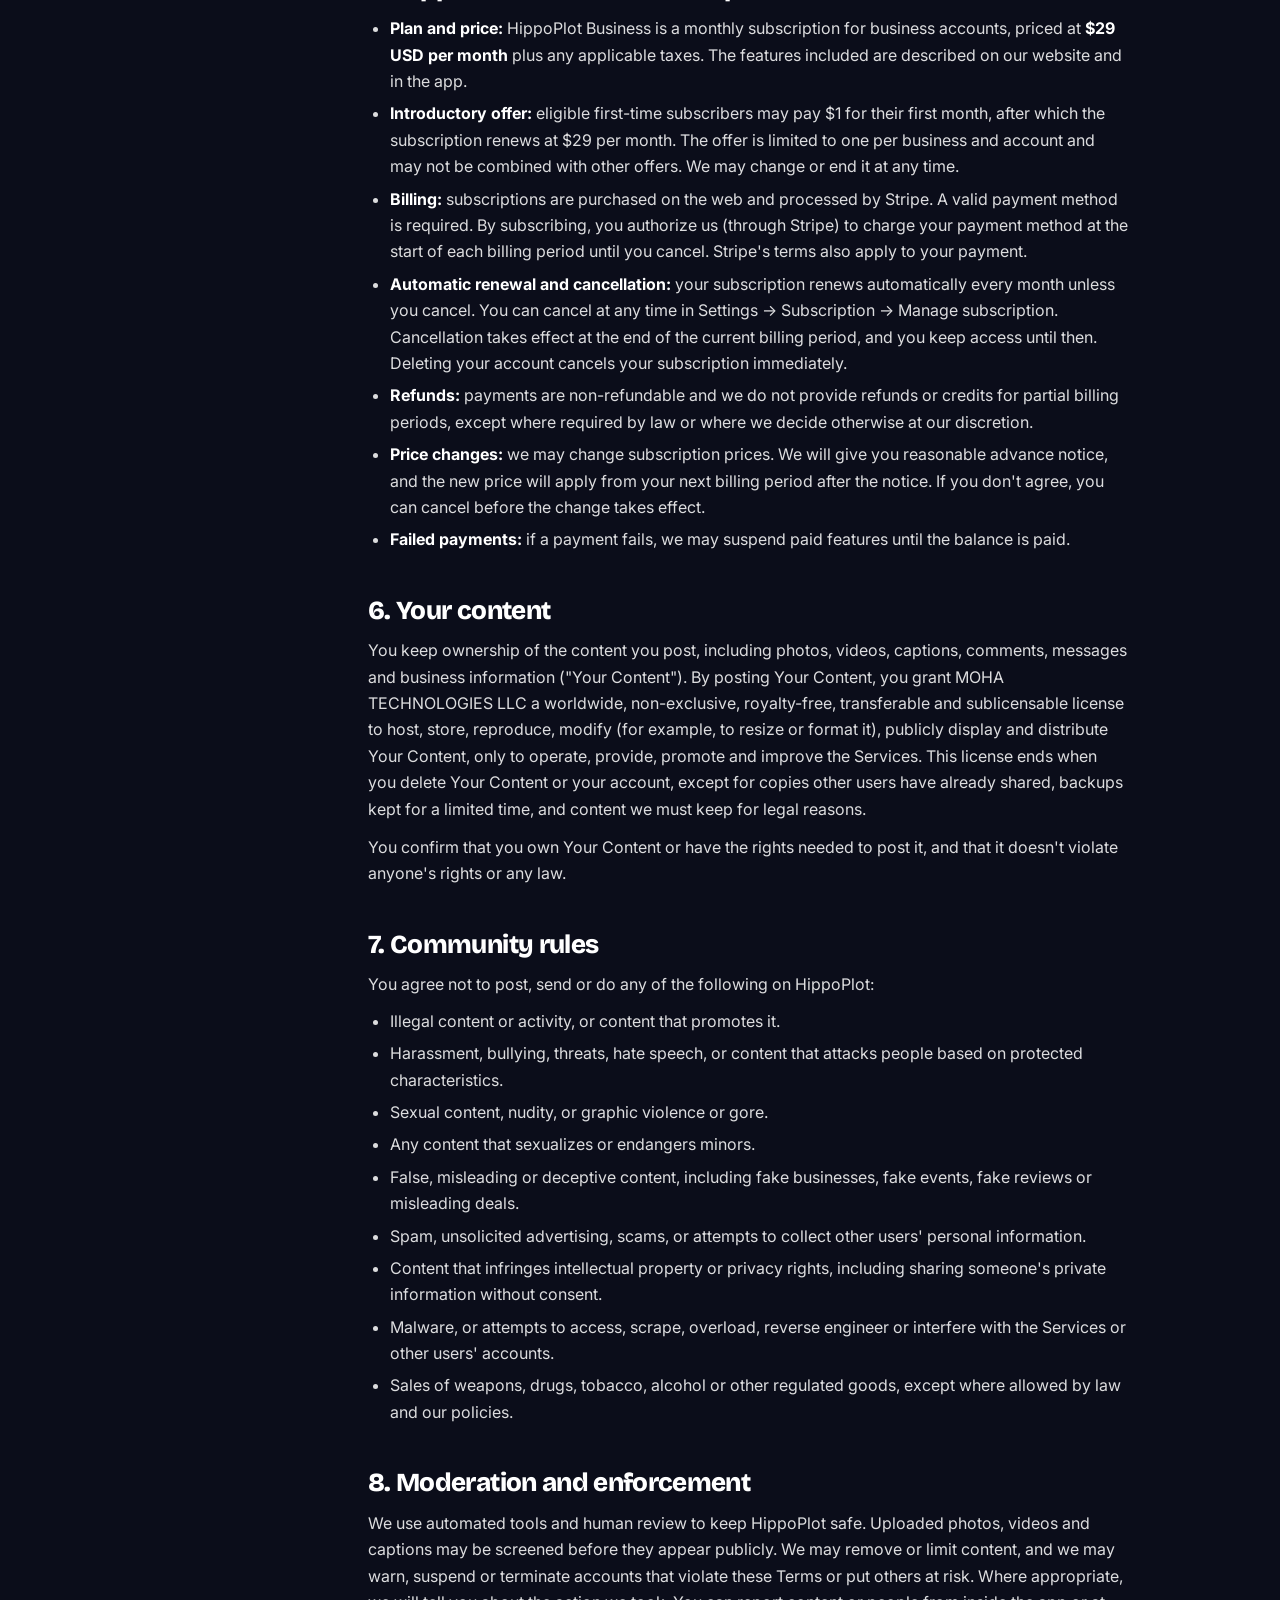
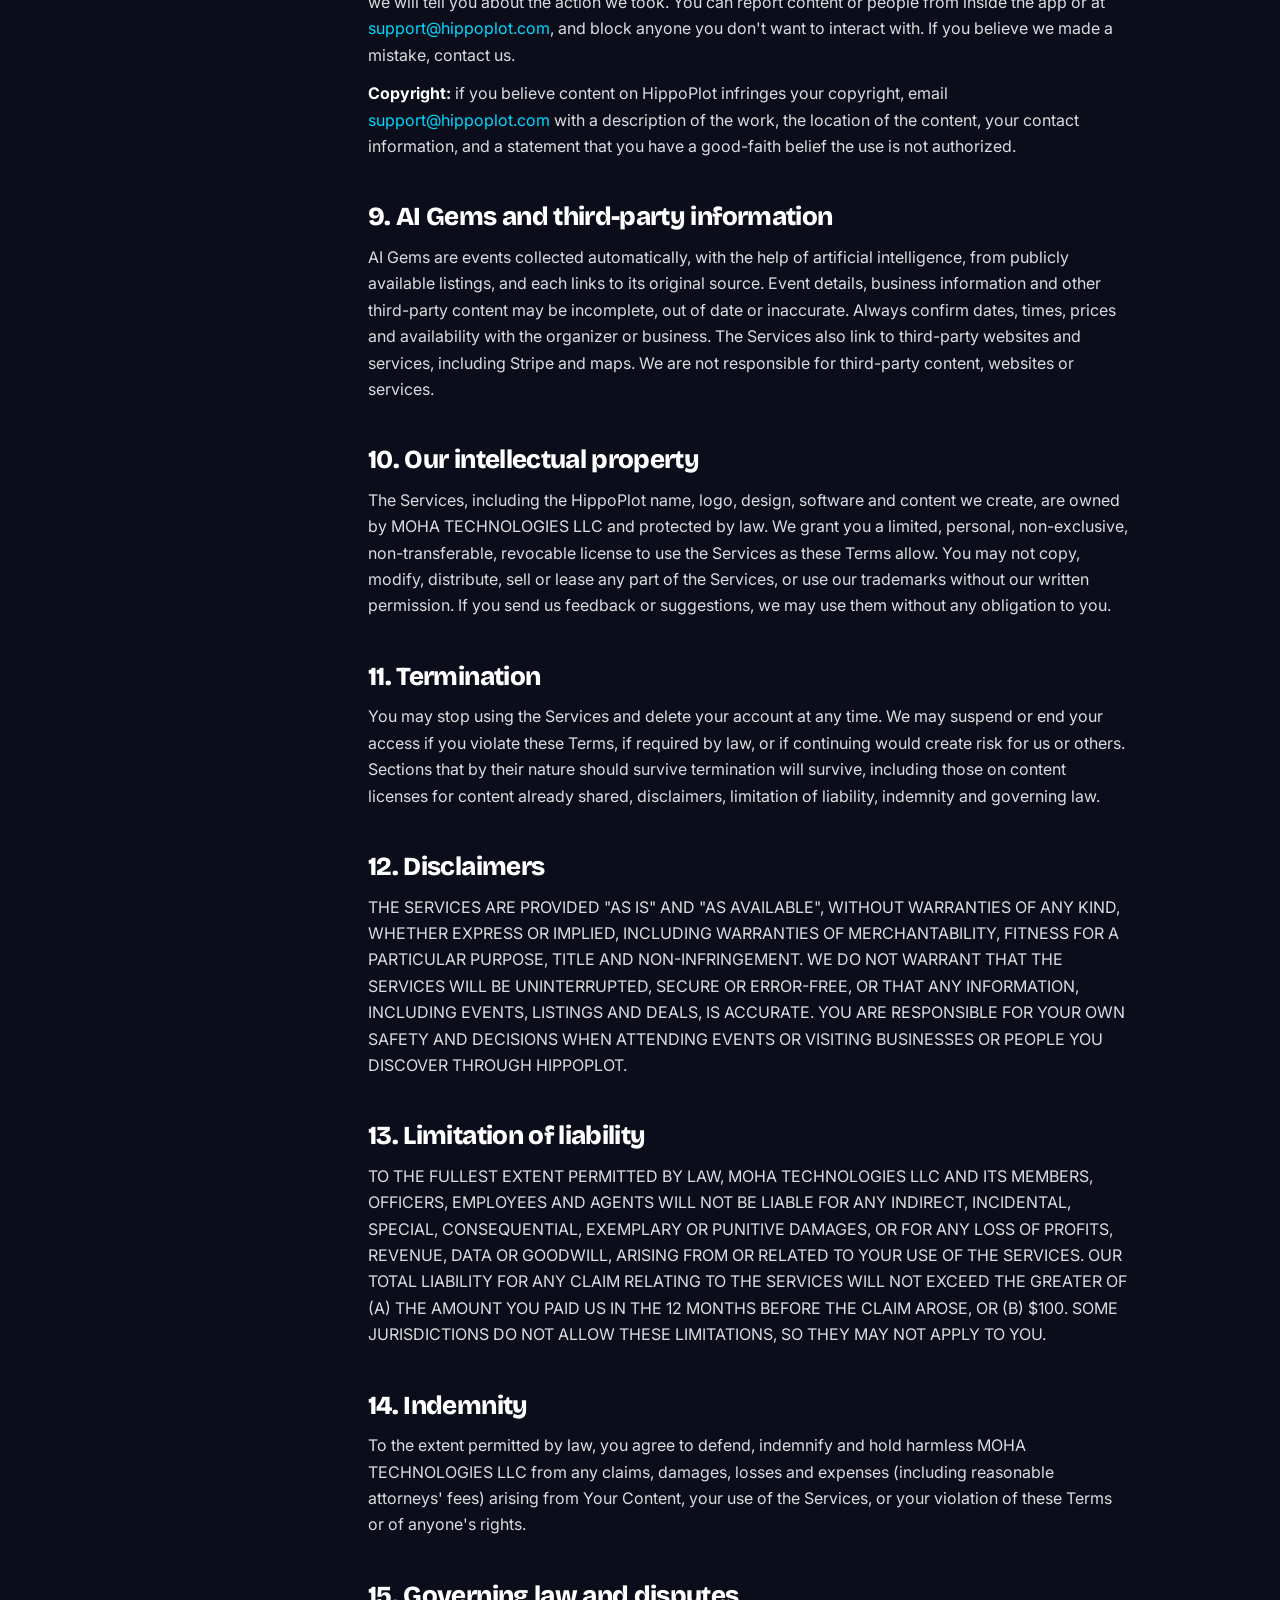
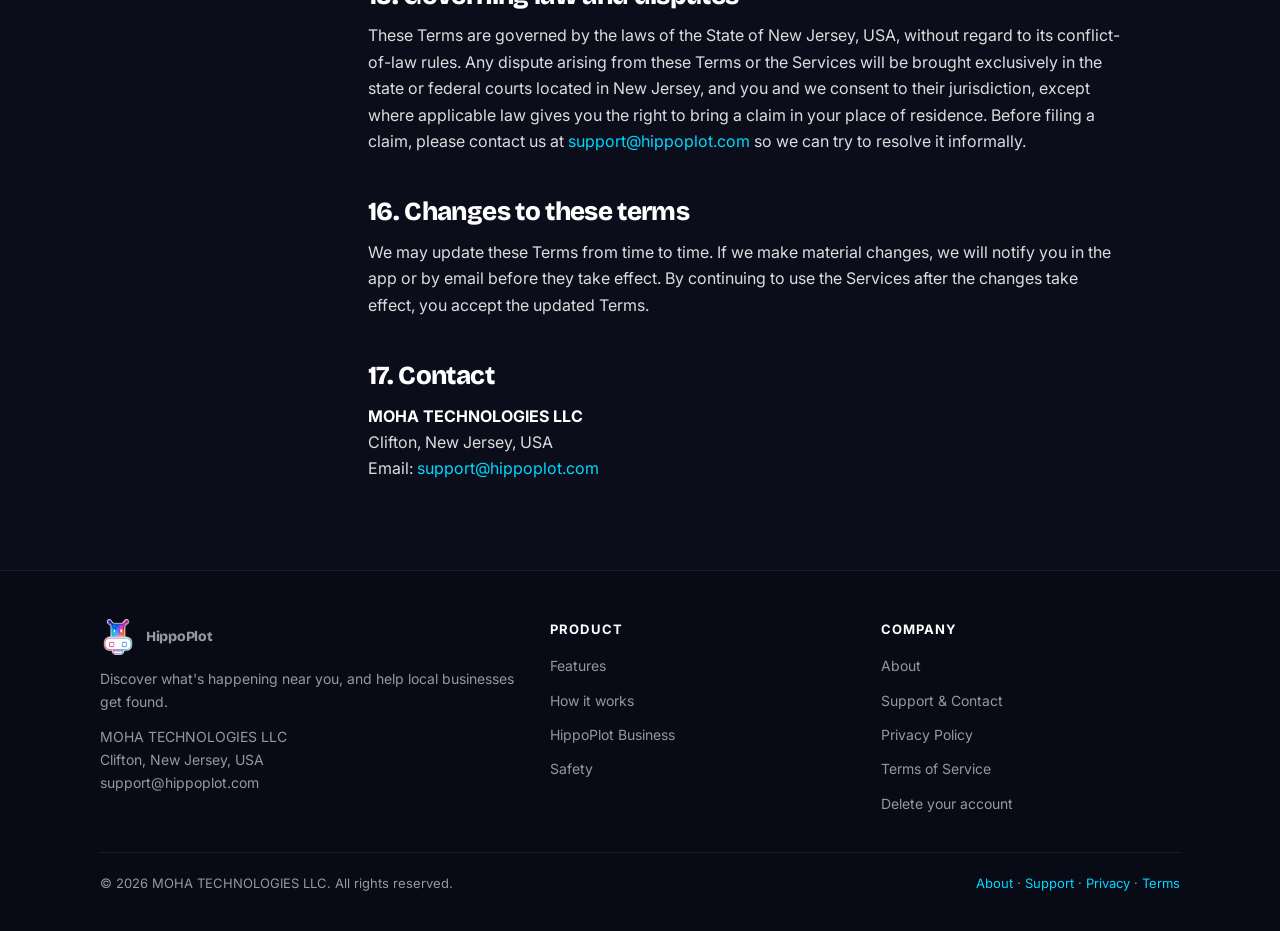
<file: terms.html>
<!DOCTYPE html>
<html lang="en">
<head>
<meta charset="utf-8">
<meta name="viewport" content="width=device-width, initial-scale=1">
<title>Terms of Service | HippoPlot</title>
<meta name="description" content="The terms that govern use of HippoPlot, including personal and business accounts, user content and HippoPlot Business subscriptions.">
<link rel="canonical" href="https://hippoplot.com/terms">
<meta name="theme-color" content="#0B0D1A">
<meta property="og:type" content="website">
<meta property="og:site_name" content="HippoPlot">
<meta property="og:title" content="Terms of Service | HippoPlot">
<meta property="og:description" content="The terms that govern use of HippoPlot, including personal and business accounts, user content and HippoPlot Business subscriptions.">
<meta property="og:url" content="https://hippoplot.com/terms">
<meta property="og:image" content="https://hippoplot.com/assets/logo-512.png">
<link rel="icon" type="image/png" href="/favicon.png">
<link rel="apple-touch-icon" href="/apple-touch-icon.png">
<link rel="preconnect" href="https://fonts.googleapis.com">
<link rel="preconnect" href="https://fonts.gstatic.com" crossorigin>
<link href="https://fonts.googleapis.com/css2?family=Bricolage+Grotesque:wght@600;700;800&family=Inter:wght@400;500;600;700&display=swap" rel="stylesheet">
<link rel="stylesheet" href="/assets/site.css">
</head>
<body>
<a class="skip" href="#main">Skip to content</a>
<header class="site-header">
  <div class="container header-inner">
    <a class="brand" href="/" aria-label="HippoPlot home">
      <img src="/assets/logo-96.png" alt="" width="36" height="36">
      <span>HippoPlot</span>
    </a>
    <nav class="nav" aria-label="Main">
        <a href="/#features">Features</a>
        <a href="/#business">For Businesses</a>
        <a href="/about">About</a>
        <a href="/support">Support</a>
    </nav>
    <a class="btn btn-primary btn-sm header-cta" href="/support">Contact us</a>
  </div>
</header>
<main id="main">

<div class="page-hero">
  <div class="container">
    <span class="kicker">Legal</span>
    <h1>Terms of Service</h1>
    <p class="meta">Effective date: November 22, 2026 &middot; Last updated: November 22, 2026</p>
    <p class="lead" style="margin-top:14px">Please read these terms carefully. They explain your rights and responsibilities when you use HippoPlot.</p>
  </div>
</div>
<div class="container doc">
  <div class="doc-layout">
    <nav class="toc" aria-label="On this page">
      <p>On this page</p>
      <ol>
        <li><a href="#acceptance">Acceptance</a></li>
        <li><a href="#eligibility">Eligibility</a></li>
        <li><a href="#accounts">Your account</a></li>
        <li><a href="#business">Business accounts</a></li>
        <li><a href="#subscriptions">HippoPlot Business subscriptions</a></li>
        <li><a href="#content">Your content</a></li>
        <li><a href="#rules">Community rules</a></li>
        <li><a href="#moderation">Moderation and enforcement</a></li>
        <li><a href="#third-party">AI Gems and third-party information</a></li>
        <li><a href="#ip">Our intellectual property</a></li>
        <li><a href="#termination">Termination</a></li>
        <li><a href="#disclaimers">Disclaimers</a></li>
        <li><a href="#liability">Limitation of liability</a></li>
        <li><a href="#indemnity">Indemnity</a></li>
        <li><a href="#law">Governing law</a></li>
        <li><a href="#changes">Changes to these terms</a></li>
        <li><a href="#contact">Contact</a></li>
      </ol>
    </nav>
    <article class="prose">

<p>These Terms of Service ("Terms") are an agreement between you and MOHA TECHNOLOGIES LLC ("we", "us", "our"), headquartered in Clifton, New Jersey, USA. They govern your use of the HippoPlot mobile apps, the HippoPlot web app and the hippoplot.com website (together, the "Services").</p>

<h2 id="acceptance">1. Acceptance</h2>
<p>By creating an account or using the Services, you agree to these Terms and to our <a href="/privacy">Privacy Policy</a>. If you don't agree, don't use the Services. If you use the Services on behalf of a business or organization, you agree to these Terms on its behalf and confirm that you have authority to do so.</p>

<h2 id="eligibility">2. Eligibility</h2>
<p>You must be at least 13 years old (or the minimum age required in your country) to use HippoPlot. If you are under the age of majority where you live, you may use the Services only with the permission of a parent or legal guardian. You may not use the Services if we have previously banned you, or if you are prohibited from receiving them under applicable law.</p>

<h2 id="accounts">3. Your account</h2>
<ul>
  <li>Provide accurate information and keep it up to date.</li>
  <li>Keep your login details secure. You are responsible for activity on your account.</li>
  <li>Don't impersonate anyone, create accounts in bulk or by automated means, or sell or transfer your account.</li>
  <li>Tell us right away at <a href="mailto:support@hippoplot.com">support@hippoplot.com</a> if you believe your account has been compromised.</li>
</ul>
<p>You can delete your account at any time in Settings &rarr; Account &amp; Security &rarr; Delete My Account.</p>

<h2 id="business">4. Business accounts</h2>
<p>Business accounts are for businesses, venues, organizations and their authorized representatives. If you create a business account, you confirm that you are authorized to represent the business, and you agree to:</p>
<ul>
  <li>keep your business information (name, address, hours, contact details, menu and prices) accurate;</li>
  <li>honor the deals, offers and event details you publish, and follow all laws that apply to your promotions, products and services;</li>
  <li>use any customer information you receive through HippoPlot, including messages, only to respond to that customer, and in line with applicable privacy laws.</li>
</ul>
<p>HippoPlot is not a party to any transaction between a business and its customers and is not responsible for the products, services, offers or events that businesses provide.</p>

<h2 id="subscriptions">5. HippoPlot Business subscriptions</h2>
<ul>
  <li><strong>Plan and price:</strong> HippoPlot Business is a monthly subscription for business accounts, priced at <strong>$29 USD per month</strong> plus any applicable taxes. The features included are described on our website and in the app.</li>
  <li><strong>Introductory offer:</strong> eligible first-time subscribers may pay $1 for their first month, after which the subscription renews at $29 per month. The offer is limited to one per business and account and may not be combined with other offers. We may change or end it at any time.</li>
  <li><strong>Billing:</strong> subscriptions are purchased on the web and processed by Stripe. A valid payment method is required. By subscribing, you authorize us (through Stripe) to charge your payment method at the start of each billing period until you cancel. Stripe's terms also apply to your payment.</li>
  <li><strong>Automatic renewal and cancellation:</strong> your subscription renews automatically every month unless you cancel. You can cancel at any time in Settings &rarr; Subscription &rarr; Manage subscription. Cancellation takes effect at the end of the current billing period, and you keep access until then. Deleting your account cancels your subscription immediately.</li>
  <li><strong>Refunds:</strong> payments are non-refundable and we do not provide refunds or credits for partial billing periods, except where required by law or where we decide otherwise at our discretion.</li>
  <li><strong>Price changes:</strong> we may change subscription prices. We will give you reasonable advance notice, and the new price will apply from your next billing period after the notice. If you don't agree, you can cancel before the change takes effect.</li>
  <li><strong>Failed payments:</strong> if a payment fails, we may suspend paid features until the balance is paid.</li>
</ul>

<h2 id="content">6. Your content</h2>
<p>You keep ownership of the content you post, including photos, videos, captions, comments, messages and business information ("Your Content"). By posting Your Content, you grant MOHA TECHNOLOGIES LLC a worldwide, non-exclusive, royalty-free, transferable and sublicensable license to host, store, reproduce, modify (for example, to resize or format it), publicly display and distribute Your Content, only to operate, provide, promote and improve the Services. This license ends when you delete Your Content or your account, except for copies other users have already shared, backups kept for a limited time, and content we must keep for legal reasons.</p>
<p>You confirm that you own Your Content or have the rights needed to post it, and that it doesn't violate anyone's rights or any law.</p>

<h2 id="rules">7. Community rules</h2>
<p>You agree not to post, send or do any of the following on HippoPlot:</p>
<ul>
  <li>Illegal content or activity, or content that promotes it.</li>
  <li>Harassment, bullying, threats, hate speech, or content that attacks people based on protected characteristics.</li>
  <li>Sexual content, nudity, or graphic violence or gore.</li>
  <li>Any content that sexualizes or endangers minors.</li>
  <li>False, misleading or deceptive content, including fake businesses, fake events, fake reviews or misleading deals.</li>
  <li>Spam, unsolicited advertising, scams, or attempts to collect other users' personal information.</li>
  <li>Content that infringes intellectual property or privacy rights, including sharing someone's private information without consent.</li>
  <li>Malware, or attempts to access, scrape, overload, reverse engineer or interfere with the Services or other users' accounts.</li>
  <li>Sales of weapons, drugs, tobacco, alcohol or other regulated goods, except where allowed by law and our policies.</li>
</ul>

<h2 id="moderation">8. Moderation and enforcement</h2>
<p>We use automated tools and human review to keep HippoPlot safe. Uploaded photos, videos and captions may be screened before they appear publicly. We may remove or limit content, and we may warn, suspend or terminate accounts that violate these Terms or put others at risk. Where appropriate, we will tell you about the action we took. You can report content or people from inside the app or at <a href="mailto:support@hippoplot.com">support@hippoplot.com</a>, and block anyone you don't want to interact with. If you believe we made a mistake, contact us.</p>
<p><strong>Copyright:</strong> if you believe content on HippoPlot infringes your copyright, email <a href="mailto:support@hippoplot.com">support@hippoplot.com</a> with a description of the work, the location of the content, your contact information, and a statement that you have a good-faith belief the use is not authorized.</p>

<h2 id="third-party">9. AI Gems and third-party information</h2>
<p>AI Gems are events collected automatically, with the help of artificial intelligence, from publicly available listings, and each links to its original source. Event details, business information and other third-party content may be incomplete, out of date or inaccurate. Always confirm dates, times, prices and availability with the organizer or business. The Services also link to third-party websites and services, including Stripe and maps. We are not responsible for third-party content, websites or services.</p>

<h2 id="ip">10. Our intellectual property</h2>
<p>The Services, including the HippoPlot name, logo, design, software and content we create, are owned by MOHA TECHNOLOGIES LLC and protected by law. We grant you a limited, personal, non-exclusive, non-transferable, revocable license to use the Services as these Terms allow. You may not copy, modify, distribute, sell or lease any part of the Services, or use our trademarks without our written permission. If you send us feedback or suggestions, we may use them without any obligation to you.</p>

<h2 id="termination">11. Termination</h2>
<p>You may stop using the Services and delete your account at any time. We may suspend or end your access if you violate these Terms, if required by law, or if continuing would create risk for us or others. Sections that by their nature should survive termination will survive, including those on content licenses for content already shared, disclaimers, limitation of liability, indemnity and governing law.</p>

<h2 id="disclaimers">12. Disclaimers</h2>
<p>THE SERVICES ARE PROVIDED "AS IS" AND "AS AVAILABLE", WITHOUT WARRANTIES OF ANY KIND, WHETHER EXPRESS OR IMPLIED, INCLUDING WARRANTIES OF MERCHANTABILITY, FITNESS FOR A PARTICULAR PURPOSE, TITLE AND NON-INFRINGEMENT. WE DO NOT WARRANT THAT THE SERVICES WILL BE UNINTERRUPTED, SECURE OR ERROR-FREE, OR THAT ANY INFORMATION, INCLUDING EVENTS, LISTINGS AND DEALS, IS ACCURATE. YOU ARE RESPONSIBLE FOR YOUR OWN SAFETY AND DECISIONS WHEN ATTENDING EVENTS OR VISITING BUSINESSES OR PEOPLE YOU DISCOVER THROUGH HIPPOPLOT.</p>

<h2 id="liability">13. Limitation of liability</h2>
<p>TO THE FULLEST EXTENT PERMITTED BY LAW, MOHA TECHNOLOGIES LLC AND ITS MEMBERS, OFFICERS, EMPLOYEES AND AGENTS WILL NOT BE LIABLE FOR ANY INDIRECT, INCIDENTAL, SPECIAL, CONSEQUENTIAL, EXEMPLARY OR PUNITIVE DAMAGES, OR FOR ANY LOSS OF PROFITS, REVENUE, DATA OR GOODWILL, ARISING FROM OR RELATED TO YOUR USE OF THE SERVICES. OUR TOTAL LIABILITY FOR ANY CLAIM RELATING TO THE SERVICES WILL NOT EXCEED THE GREATER OF (A) THE AMOUNT YOU PAID US IN THE 12 MONTHS BEFORE THE CLAIM AROSE, OR (B) $100. SOME JURISDICTIONS DO NOT ALLOW THESE LIMITATIONS, SO THEY MAY NOT APPLY TO YOU.</p>

<h2 id="indemnity">14. Indemnity</h2>
<p>To the extent permitted by law, you agree to defend, indemnify and hold harmless MOHA TECHNOLOGIES LLC from any claims, damages, losses and expenses (including reasonable attorneys' fees) arising from Your Content, your use of the Services, or your violation of these Terms or of anyone's rights.</p>

<h2 id="law">15. Governing law and disputes</h2>
<p>These Terms are governed by the laws of the State of New Jersey, USA, without regard to its conflict-of-law rules. Any dispute arising from these Terms or the Services will be brought exclusively in the state or federal courts located in New Jersey, and you and we consent to their jurisdiction, except where applicable law gives you the right to bring a claim in your place of residence. Before filing a claim, please contact us at <a href="mailto:support@hippoplot.com">support@hippoplot.com</a> so we can try to resolve it informally.</p>

<h2 id="changes">16. Changes to these terms</h2>
<p>We may update these Terms from time to time. If we make material changes, we will notify you in the app or by email before they take effect. By continuing to use the Services after the changes take effect, you accept the updated Terms.</p>

<h2 id="contact">17. Contact</h2>
<p><strong>MOHA TECHNOLOGIES LLC</strong><br>Clifton, New Jersey, USA<br>Email: <a href="mailto:support@hippoplot.com">support@hippoplot.com</a></p>

    </article>
  </div>
</div>

</main>
<footer class="site-footer">
  <div class="container">
    <div class="footer-grid">
      <div>
        <a class="brand" href="/"><img src="/assets/logo-96.png" alt="" width="36" height="36"><span>HippoPlot</span></a>
        <p class="footer-org">Discover what's happening near you, and help local businesses get found.</p>
        <p class="footer-org">MOHA TECHNOLOGIES LLC<br>Clifton, New Jersey, USA<br><a href="mailto:support@hippoplot.com">support@hippoplot.com</a></p>
      </div>
      <div>
        <h4>Product</h4>
        <ul>
          <li><a href="/#features">Features</a></li>
          <li><a href="/#how">How it works</a></li>
          <li><a href="/#business">HippoPlot Business</a></li>
          <li><a href="/#safety">Safety</a></li>
        </ul>
      </div>
      <div>
        <h4>Company</h4>
        <ul>
          <li><a href="/about">About</a></li>
          <li><a href="/support">Support &amp; Contact</a></li>
          <li><a href="/privacy">Privacy Policy</a></li>
          <li><a href="/terms">Terms of Service</a></li>
          <li><a href="/delete-account">Delete your account</a></li>
        </ul>
      </div>
    </div>
    <div class="footer-bottom">
      <span>&copy; 2026 MOHA TECHNOLOGIES LLC. All rights reserved.</span>
      <span><a href="/about">About</a> &middot; <a href="/support">Support</a> &middot; <a href="/privacy">Privacy</a> &middot; <a href="/terms">Terms</a></span>
    </div>
  </div>
</footer>
</body>
</html>
</file>
<file: assets/site.css>
/* HippoPlot public website — shared styles */
:root {
  --bg: #0B0D1A;
  --bg-2: #11132B;
  --bg-3: #191B2E;
  --accent: #E84B95;
  --accent-hover: #d03e82;
  --primary: #4A9BE8;
  --cyan: #00d9ff;
  --violet: #8b5cf6;
  --text: rgba(255,255,255,0.86);
  --text-strong: #ffffff;
  --text-muted: rgba(255,255,255,0.58);
  --surface: rgba(255,255,255,0.035);
  --surface-2: rgba(255,255,255,0.06);
  --border: rgba(255,255,255,0.08);
  --border-2: rgba(255,255,255,0.14);
  --font-display: 'Bricolage Grotesque', system-ui, sans-serif;
  --font-body: 'Inter', system-ui, -apple-system, 'Segoe UI', Roboto, sans-serif;
  --radius: 18px;
  --max: 1120px;
}
* { box-sizing: border-box; margin: 0; padding: 0; }
html { scroll-behavior: smooth; -webkit-text-size-adjust: 100%; }
body {
  background: var(--bg);
  color: var(--text);
  font-family: var(--font-body);
  font-size: 16px;
  line-height: 1.65;
  -webkit-font-smoothing: antialiased;
  overflow-x: hidden;
}
::selection { background: rgba(232,75,149,0.3); color: #fff; }
a { color: var(--cyan); text-decoration: none; }
a:hover { text-decoration: underline; }
img { max-width: 100%; display: block; }
:focus-visible { outline: 2px solid var(--cyan); outline-offset: 3px; border-radius: 6px; }

.container { width: 100%; max-width: var(--max); margin: 0 auto; padding: 0 20px; }
.skip { position: absolute; left: -9999px; }
.skip:focus { left: 16px; top: 16px; z-index: 100; background: #fff; color: #000; padding: 8px 12px; border-radius: 8px; }

/* Header */
.site-header {
  position: sticky; top: 0; z-index: 50;
  background: rgba(11,13,26,0.82);
  backdrop-filter: blur(18px) saturate(160%);
  -webkit-backdrop-filter: blur(18px) saturate(160%);
  border-bottom: 1px solid var(--border);
}
.header-inner { display: flex; align-items: center; gap: 20px; min-height: 68px; }
.brand { display: flex; align-items: center; gap: 10px; color: var(--text-strong); font-family: var(--font-display); font-weight: 800; font-size: 20px; letter-spacing: -0.02em; }
.brand:hover { text-decoration: none; }
.brand img { width: 36px; height: 36px; }
.nav { display: flex; align-items: center; gap: 4px; margin-left: auto; }
.nav a { color: var(--text-muted); font-size: 14px; font-weight: 500; padding: 8px 12px; border-radius: 10px; }
.nav a:hover { color: #fff; background: var(--surface-2); text-decoration: none; }
.nav a[aria-current="page"] { color: #fff; background: var(--surface-2); }
.btn {
  display: inline-flex; align-items: center; justify-content: center; gap: 8px;
  font-weight: 600; font-size: 15px; padding: 12px 22px; border-radius: 999px;
  border: 1px solid transparent; transition: transform .15s ease, box-shadow .15s ease, background .15s ease;
  white-space: nowrap;
}
.btn:hover { text-decoration: none; transform: translateY(-1px); }
.btn-primary { background: var(--accent); color: #fff; box-shadow: 0 6px 24px rgba(232,75,149,0.28); }
.btn-primary:hover { background: var(--accent-hover); box-shadow: 0 8px 28px rgba(232,75,149,0.36); }
.btn-ghost { background: var(--surface); color: #fff; border-color: var(--border-2); }
.btn-ghost:hover { background: var(--surface-2); }
.btn-sm { padding: 9px 16px; font-size: 14px; }

/* Hero */
.hero { position: relative; padding: 96px 0 72px; overflow: hidden; }
.hero::before, .hero::after {
  content: ""; position: absolute; border-radius: 50%; filter: blur(90px); opacity: .5; pointer-events: none;
}
.hero::before { width: 520px; height: 520px; background: radial-gradient(circle, rgba(232,75,149,.55), transparent 65%); top: -180px; right: -120px; }
.hero::after { width: 480px; height: 480px; background: radial-gradient(circle, rgba(0,217,255,.35), transparent 65%); bottom: -220px; left: -160px; }
.hero .container { position: relative; z-index: 1; }
.eyebrow {
  display: inline-flex; align-items: center; gap: 8px; font-size: 13px; font-weight: 600; color: var(--text);
  padding: 6px 14px; border: 1px solid var(--border-2); border-radius: 999px; background: var(--surface);
}
.eyebrow .dot { width: 8px; height: 8px; border-radius: 50%; background: var(--cyan); box-shadow: 0 0 10px var(--cyan); }
h1, h2, h3 { font-family: var(--font-display); color: var(--text-strong); letter-spacing: -0.025em; line-height: 1.1; }
h1 { font-size: clamp(40px, 7vw, 76px); font-weight: 800; margin: 22px 0 20px; max-width: 14ch; }
h2 { font-size: clamp(30px, 4.2vw, 46px); font-weight: 800; margin-bottom: 14px; }
h3 { font-size: 20px; font-weight: 700; margin-bottom: 8px; }
.grad { background: linear-gradient(100deg, var(--cyan), var(--primary) 45%, var(--accent)); -webkit-background-clip: text; background-clip: text; color: transparent; }
.lead { font-size: clamp(17px, 2vw, 20px); color: var(--text-muted); max-width: 60ch; }
.actions { display: flex; flex-wrap: wrap; gap: 12px; margin-top: 32px; }

/* Sections */
section { padding: 84px 0; }
.section-alt { background: linear-gradient(180deg, transparent, rgba(17,19,43,.7) 18%, rgba(17,19,43,.7) 82%, transparent); }
.section-head { max-width: 720px; margin-bottom: 44px; }
.kicker { font-size: 13px; font-weight: 700; text-transform: uppercase; letter-spacing: .12em; color: var(--accent); margin-bottom: 10px; display: block; }
.grid { display: grid; gap: 18px; }
.grid-2 { grid-template-columns: repeat(2, minmax(0, 1fr)); }
.grid-3 { grid-template-columns: repeat(3, minmax(0, 1fr)); }
.grid-4 { grid-template-columns: repeat(4, minmax(0, 1fr)); }
.card {
  background: var(--surface); border: 1px solid var(--border); border-radius: var(--radius); padding: 26px;
}
.card p { color: var(--text-muted); font-size: 15px; }
.icon {
  width: 46px; height: 46px; border-radius: 14px; display: grid; place-items: center; margin-bottom: 18px;
  border: 1px solid var(--border-2);
}
.icon svg { width: 22px; height: 22px; }
.i-pink { background: rgba(232,75,149,.14); color: #f472b6; border-color: rgba(232,75,149,.3); }
.i-cyan { background: rgba(0,217,255,.12); color: var(--cyan); border-color: rgba(0,217,255,.28); }
.i-violet { background: rgba(139,92,246,.15); color: #a78bfa; border-color: rgba(139,92,246,.32); }
.i-amber { background: rgba(245,158,11,.14); color: #fbbf24; border-color: rgba(245,158,11,.3); }
.i-blue { background: rgba(74,155,232,.14); color: #60a5fa; border-color: rgba(74,155,232,.3); }
.i-green { background: rgba(34,197,94,.13); color: #4ade80; border-color: rgba(34,197,94,.3); }

.steps { counter-reset: step; }
.step { position: relative; padding-top: 52px; }
.step::before {
  counter-increment: step; content: counter(step);
  position: absolute; top: 0; left: 0; width: 36px; height: 36px; border-radius: 50%;
  display: grid; place-items: center; font-family: var(--font-display); font-weight: 800; color: #fff;
  background: linear-gradient(135deg, var(--accent), var(--violet));
}

/* Pricing */
.pricing { display: grid; grid-template-columns: 1.1fr .9fr; gap: 28px; align-items: start; }
.price-card {
  position: relative; border-radius: 24px; padding: 32px; background: linear-gradient(160deg, rgba(232,75,149,.12), rgba(139,92,246,.08) 45%, rgba(0,217,255,.06));
  border: 1px solid rgba(232,75,149,.35); box-shadow: 0 20px 60px rgba(232,75,149,.12);
}
.price-name { font-family: var(--font-display); font-weight: 800; font-size: 22px; color: #fff; }
.price { font-family: var(--font-display); font-weight: 800; font-size: 56px; color: #fff; line-height: 1; margin: 14px 0 6px; }
.price small { font-size: 18px; font-weight: 600; color: var(--text-muted); }
.price-note { color: var(--text-muted); font-size: 14px; }
.checklist { list-style: none; margin: 24px 0 26px; display: grid; gap: 11px; }
.checklist li { display: flex; gap: 10px; align-items: flex-start; font-size: 15px; color: var(--text); }
.checklist li::before {
  content: ""; flex: 0 0 18px; height: 18px; margin-top: 3px; border-radius: 50%;
  background: var(--accent) url("data:image/svg+xml,%3Csvg xmlns='http://www.w3.org/2000/svg' viewBox='0 0 24 24' fill='none' stroke='white' stroke-width='3.5' stroke-linecap='round' stroke-linejoin='round'%3E%3Cpath d='M20 6 9 17l-5-5'/%3E%3C/svg%3E") center/11px no-repeat;
}

/* CTA band */
.cta-band {
  border-radius: 28px; padding: 48px; text-align: center;
  background: radial-gradient(120% 140% at 50% 0%, rgba(232,75,149,.22), rgba(17,19,43,.9) 60%);
  border: 1px solid var(--border-2);
}
.cta-band .lead { margin: 0 auto; }
.cta-band .actions { justify-content: center; }

/* Doc pages (about/legal/support) */
.page-hero { padding: 72px 0 36px; border-bottom: 1px solid var(--border); }
.page-hero h1 { font-size: clamp(36px, 5.5vw, 56px); max-width: none; margin: 14px 0 12px; }
.meta { color: var(--text-muted); font-size: 14px; }
.doc { padding: 48px 0 88px; }
.doc-layout { display: grid; grid-template-columns: 240px minmax(0, 1fr); gap: 48px; align-items: start; }
.toc { position: sticky; top: 92px; font-size: 14px; }
.toc p { font-weight: 700; color: #fff; margin-bottom: 10px; font-size: 13px; text-transform: uppercase; letter-spacing: .08em; }
.toc ol { list-style: none; display: grid; gap: 4px; }
.toc a { color: var(--text-muted); display: block; padding: 4px 0; }
.toc a:hover { color: #fff; text-decoration: none; }
.prose { max-width: 760px; }
.prose h2 { font-size: 26px; margin: 44px 0 12px; scroll-margin-top: 90px; }
.prose h2:first-child { margin-top: 0; }
.prose h3 { font-size: 18px; margin: 24px 0 8px; }
.prose p, .prose li { color: var(--text); font-size: 16px; }
.prose p + p { margin-top: 12px; }
.prose ul, .prose ol { padding-left: 22px; margin: 10px 0 14px; display: grid; gap: 6px; }
.prose strong { color: #fff; }
.prose table { width: 100%; border-collapse: collapse; margin: 14px 0 18px; font-size: 15px; }
.prose th, .prose td { text-align: left; padding: 10px 12px; border-bottom: 1px solid var(--border); vertical-align: top; }
.prose th { color: #fff; font-weight: 600; background: var(--surface); }
.callout { border: 1px solid var(--border-2); background: var(--surface); border-radius: 14px; padding: 18px 20px; margin: 18px 0; }

.org-card dl { display: grid; grid-template-columns: max-content 1fr; gap: 10px 22px; font-size: 15px; }
.org-card dt { color: var(--text-muted); }
.org-card dd { color: #fff; font-weight: 500; }

/* FAQ */
.faq { display: grid; gap: 12px; }
.faq details { background: var(--surface); border: 1px solid var(--border); border-radius: 14px; padding: 0 20px; }
.faq details[open] { border-color: var(--border-2); background: var(--surface-2); }
.faq summary {
  cursor: pointer; list-style: none; padding: 18px 28px 18px 0; position: relative;
  font-weight: 600; color: #fff; font-size: 16px;
}
.faq summary::-webkit-details-marker { display: none; }
.faq summary::after { content: "+"; position: absolute; right: 0; top: 14px; font-size: 22px; color: var(--text-muted); }
.faq details[open] summary::after { content: "–"; }
.faq details > div { padding: 0 0 18px; color: var(--text-muted); }
.faq details > div p + p { margin-top: 10px; }

/* Footer */
.site-footer { border-top: 1px solid var(--border); padding: 48px 0 36px; background: rgba(8,9,20,.6); }
.footer-grid { display: grid; grid-template-columns: 1.4fr 1fr 1fr; gap: 32px; }
.footer-grid h4 { font-size: 13px; text-transform: uppercase; letter-spacing: .08em; color: #fff; margin-bottom: 12px; }
.footer-grid ul { list-style: none; display: grid; gap: 8px; }
.footer-grid a { color: var(--text-muted); font-size: 14px; }
.footer-grid a:hover { color: #fff; }
.footer-org { color: var(--text-muted); font-size: 14px; margin-top: 12px; }
.footer-bottom { margin-top: 36px; padding-top: 20px; border-top: 1px solid var(--border); display: flex; flex-wrap: wrap; gap: 10px 24px; justify-content: space-between; font-size: 13px; color: var(--text-muted); }

/* Responsive */
@media (max-width: 960px) {
  .grid-4 { grid-template-columns: repeat(2, minmax(0, 1fr)); }
  .grid-3 { grid-template-columns: 1fr; }
  .pricing { grid-template-columns: 1fr; }
  .doc-layout { grid-template-columns: 1fr; }
  .toc { position: static; border: 1px solid var(--border); border-radius: 14px; padding: 16px 18px; }
}
@media (max-width: 720px) {
  .header-inner { flex-wrap: wrap; gap: 6px 12px; padding: 10px 0; min-height: 0; }
  .header-cta { margin-left: auto; }
  .nav { order: 3; width: 100%; margin-left: 0; overflow-x: auto; scrollbar-width: none; }
  .nav::-webkit-scrollbar { display: none; }
  .nav a { flex: 0 0 auto; }
  .grid-2, .grid-4 { grid-template-columns: 1fr; }
  section { padding: 64px 0; }
  .hero { padding: 64px 0 48px; }
  .cta-band { padding: 32px 22px; }
  .price-card { padding: 26px 22px; }
  .footer-grid { grid-template-columns: 1fr; }
  .org-card dl { grid-template-columns: 1fr; gap: 2px; }
  .org-card dd { margin-bottom: 10px; }
}
@media (prefers-reduced-motion: reduce) {
  html { scroll-behavior: auto; }
  .btn { transition: none; }
}

/* ── Homepage hero with feature reel ── */
.sr-only { position: absolute; width: 1px; height: 1px; padding: 0; margin: -1px; overflow: hidden; clip: rect(0 0 0 0); white-space: nowrap; border: 0; }
.hero-split { padding: 72px 0 64px; }
.hero-grid { display: grid; grid-template-columns: minmax(0, 1.05fr) minmax(0, .95fr); gap: 48px; align-items: center; }
.hero-copy h1 { max-width: 12ch; }

.reel { --reel-duration: 4500ms; display: flex; flex-direction: column; align-items: center; outline: none; }
.reel-stage { position: relative; width: 100%; display: grid; place-items: center; padding: 8px 0; }
.phone {
  position: relative; width: 300px; height: 610px; border-radius: 44px; padding: 11px;
  background: linear-gradient(160deg, #262838, #16171f);
  box-shadow: inset 0 0 0 1px rgba(255,255,255,.08), 0 40px 90px rgba(0,0,0,.55), 0 0 0 1px rgba(0,0,0,.4), 0 0 80px rgba(232,75,149,.12);
}
.phone-notch { position: absolute; top: 11px; left: 50%; transform: translateX(-50%); width: 104px; height: 24px; background: #16171f; border-radius: 0 0 16px 16px; z-index: 6; }
.phone-screen { position: relative; width: 100%; height: 100%; border-radius: 34px; overflow: hidden; background: #0F1117; touch-action: pan-y; }
.reel-track { position: absolute; inset: 0; }
.reel-slide {
  position: absolute; inset: 0; overflow: hidden;
  opacity: 0; transform: translateY(100%);
  transition: transform .6s cubic-bezier(.45,.05,.15,1), opacity .6s ease;
}
.reel-slide.is-active { opacity: 1; transform: translateY(0); z-index: 2; }
.reel-slide.is-prev { opacity: 0; transform: translateY(-30%); z-index: 1; }
.reel-slide > img, .reel-slide .rs-bg { position: absolute; inset: 0; width: 100%; height: 100%; object-fit: cover; color: transparent; font-size: 0; background: linear-gradient(160deg, #2a1d3d, #121424 70%); }
.reel-slide.is-active > img { animation: kenburns calc(var(--reel-duration) + 1s) ease-out both; }
@keyframes kenburns { from { transform: scale(1.08); } to { transform: scale(1); } }
.rs-shade { position: absolute; inset: 0; background: linear-gradient(180deg, rgba(0,0,0,.25) 0%, transparent 22%, transparent 45%, rgba(0,0,0,.85) 100%); }

.reel-progress { position: absolute; top: 40px; left: 14px; right: 14px; z-index: 5; display: flex; gap: 4px; }
.reel-bar { flex: 1; height: 3px; border-radius: 3px; background: rgba(255,255,255,.22); overflow: hidden; }
.reel-bar i { display: block; height: 100%; width: 0; background: #fff; border-radius: 3px; }
.reel-bar.is-done i { width: 100%; }
.reel-bar.is-active i { animation: reelFill var(--reel-duration) linear forwards; }
.reel.is-paused .reel-bar.is-active i { animation-play-state: paused; }
.reel-static .reel-bar.is-active i { animation: none; width: 100%; }
@keyframes reelFill { from { width: 0; } to { width: 100%; } }

.rs-side { position: absolute; right: 10px; bottom: 150px; z-index: 3; display: grid; gap: 12px; }
.rs-side span { width: 34px; height: 34px; border-radius: 50%; display: grid; place-items: center; background: rgba(0,0,0,.35); backdrop-filter: blur(8px); -webkit-backdrop-filter: blur(8px); color: #fff; }
.rs-side svg { width: 16px; height: 16px; }
.rs-bottom { position: absolute; left: 0; right: 0; bottom: 0; z-index: 3; padding: 16px 56px 22px 16px; }
.rs-tag { display: inline-flex; align-items: center; gap: 4px; padding: 3px 10px; border-radius: 999px; font-size: 10px; font-weight: 700; letter-spacing: .06em; text-transform: uppercase; color: #fff; background: rgba(232,75,149,.3); border: 1px solid rgba(232,75,149,.45); margin-bottom: 8px; }
.rs-tag-cyan { background: rgba(0,217,255,.2); border-color: rgba(0,217,255,.45); }
.rs-tag-violet { background: rgba(139,92,246,.3); border-color: rgba(167,139,250,.5); }
.rs-tag-amber { background: rgba(245,158,11,.22); border-color: rgba(251,191,36,.5); }
.rs-title { font-family: var(--font-display); font-weight: 800; font-size: 21px; line-height: 1.15; color: #fff; letter-spacing: -.02em; }
.rs-text { font-size: 12px; line-height: 1.5; color: rgba(255,255,255,.75); margin-top: 4px; }
.rs-cta { display: inline-flex; margin-top: 12px; padding: 8px 16px; border-radius: 999px; font-size: 11px; font-weight: 800; letter-spacing: .06em; text-transform: uppercase; color: #fff; background: var(--accent); box-shadow: 0 6px 18px rgba(232,75,149,.35); }
.rs-cta-ghost { background: rgba(255,255,255,.08); box-shadow: none; border: 1px solid rgba(255,255,255,.18); }
.rs-pill { display: inline-flex; margin-top: 10px; padding: 6px 12px; border-radius: 999px; font-size: 11px; font-weight: 600; color: #fff; background: rgba(0,217,255,.16); border: 1px solid rgba(0,217,255,.4); }
.rs-source { display: block; margin-top: 10px; font-size: 11px; color: #c4b5fd; }

/* Map slide */
.rs-map { position: absolute; inset: 0; background: radial-gradient(120% 80% at 50% 40%, #1b2036, #0e1020 70%); }
.rs-map .road { position: absolute; background: rgba(255,255,255,.08); border-radius: 4px; }
.rs-map .r1 { left: -10%; right: -10%; top: 34%; height: 8px; transform: rotate(-12deg); }
.rs-map .r2 { left: -10%; right: -10%; top: 62%; height: 6px; transform: rotate(8deg); }
.rs-map .r3 { top: -10%; bottom: -10%; left: 40%; width: 7px; transform: rotate(10deg); }
.rs-map .r4 { top: -10%; bottom: -10%; left: 76%; width: 5px; transform: rotate(-6deg); }
.rs-map .park { position: absolute; left: 8%; top: 44%; width: 26%; height: 14%; border-radius: 14px; background: rgba(34,197,94,.12); }
.rs-map .water { position: absolute; right: -6%; top: 6%; width: 38%; height: 18%; border-radius: 40%; background: rgba(74,155,232,.14); }
.rs-map .pin { position: absolute; width: 18px; height: 18px; border-radius: 50% 50% 50% 0; transform: rotate(-45deg) scale(0); border: 2px solid #fff; animation: pinDrop .5s cubic-bezier(.3,1.6,.5,1) forwards; }
.rs-map .p-biz { background: var(--accent); }
.rs-map .p-gem { background: var(--violet); }
.reel-slide.is-active .pin:nth-of-type(1) { animation-delay: .15s; }
.reel-slide.is-active .pin:nth-of-type(2) { animation-delay: .3s; }
.reel-slide.is-active .pin:nth-of-type(3) { animation-delay: .45s; }
.reel-slide.is-active .pin:nth-of-type(4) { animation-delay: .6s; }
.reel-slide.is-active .pin:nth-of-type(5) { animation-delay: .75s; }
.reel-slide.is-active .pin:nth-of-type(6) { animation-delay: .9s; }
.reel-slide:not(.is-active) .pin { animation: none; }
@keyframes pinDrop { to { transform: rotate(-45deg) scale(1); } }
.rs-map .you { position: absolute; width: 14px; height: 14px; border-radius: 50%; background: var(--cyan); border: 3px solid #fff; box-shadow: 0 0 0 8px rgba(0,217,255,.18); animation: youPulse 2s ease-in-out infinite; }
@keyframes youPulse { 50% { box-shadow: 0 0 0 14px rgba(0,217,255,.06); } }
.rs-chips { position: absolute; top: 56px; left: 12px; right: 12px; z-index: 3; display: flex; gap: 6px; }
.rs-chips span { padding: 5px 10px; border-radius: 999px; font-size: 10px; font-weight: 600; color: rgba(255,255,255,.8); background: rgba(255,255,255,.07); border: 1px solid rgba(255,255,255,.1); white-space: nowrap; }
.rs-chips .on { background: var(--accent); border-color: transparent; color: #fff; }

/* UI slides (Plans, Business) */
.rs-ui { background: linear-gradient(170deg, #1b1630, #0f1117 60%); }
.rs-ui-inner { position: absolute; left: 14px; right: 14px; top: 64px; z-index: 3; }
.rs-glass { padding: 16px; border-radius: 20px; background: rgba(11,13,26,.78); backdrop-filter: blur(14px); -webkit-backdrop-filter: blur(14px); border: 1px solid rgba(255,255,255,.1); }
.vote { margin-top: 12px; padding: 10px 12px; border-radius: 12px; background: rgba(255,255,255,.05); border: 1px solid rgba(255,255,255,.08); position: relative; overflow: hidden; }
.vote i { position: absolute; left: 0; top: 0; bottom: 0; background: linear-gradient(90deg, rgba(245,158,11,.28), rgba(232,75,149,.18)); transform-origin: left; transform: scaleX(0); transition: transform .9s cubic-bezier(.2,.8,.2,1) .3s; }
.reel-slide.is-active .vote i { transform: scaleX(1); }
.vote-row { position: relative; z-index: 1; display: flex; justify-content: space-between; gap: 8px; font-size: 12px; color: #fff; }
.vote-row b { color: #fbbf24; }
.rs-avatars { display: flex; margin-top: 14px; }
.rs-avatars span { width: 28px; height: 28px; border-radius: 50%; display: grid; place-items: center; font-size: 11px; font-weight: 700; color: #fff; border: 2px solid #0f1117; margin-left: -6px; background: linear-gradient(135deg, var(--accent), var(--violet)); }
.rs-avatars span:first-child { margin-left: 0; }
.rs-avatars span:nth-child(2) { background: linear-gradient(135deg, var(--cyan), var(--primary)); }
.rs-avatars span:nth-child(3) { background: linear-gradient(135deg, #f59e0b, #ef4444); }
.rs-avatars span:nth-child(4) { background: linear-gradient(135deg, #22c55e, #06b6d4); }
.rs-chart { display: flex; align-items: flex-end; gap: 6px; height: 84px; margin-top: 12px; }
.rs-chart i { flex: 1; border-radius: 6px 6px 2px 2px; background: linear-gradient(180deg, var(--accent), var(--violet)); transform-origin: bottom; transform: scaleY(.1); transition: transform .8s cubic-bezier(.2,.8,.2,1); }
.reel-slide.is-active .rs-chart i { transform: scaleY(1); }
.reel-slide.is-active .rs-chart i:nth-child(2) { transition-delay: .05s; }
.reel-slide.is-active .rs-chart i:nth-child(3) { transition-delay: .1s; }
.reel-slide.is-active .rs-chart i:nth-child(4) { transition-delay: .15s; }
.reel-slide.is-active .rs-chart i:nth-child(5) { transition-delay: .2s; }
.reel-slide.is-active .rs-chart i:nth-child(6) { transition-delay: .25s; }
.reel-slide.is-active .rs-chart i:nth-child(7) { transition-delay: .3s; }
.rs-stats { display: flex; justify-content: space-between; margin-top: 8px; font-size: 10px; color: rgba(255,255,255,.55); text-transform: uppercase; letter-spacing: .06em; }
.rs-replies { display: flex; flex-wrap: wrap; gap: 6px; margin-top: 6px; }
.rs-replies span { padding: 5px 10px; border-radius: 999px; font-size: 10px; color: #fff; background: rgba(255,255,255,.08); border: 1px solid rgba(255,255,255,.14); }

/* Tap zones and tabs */
.reel-hit { position: absolute; top: 60px; bottom: 0; z-index: 4; width: 30%; background: transparent; border: 0; cursor: pointer; }
.reel-prev { left: 0; }
.reel-next { right: 0; width: 38%; }
.reel-tabs { display: flex; flex-wrap: wrap; justify-content: center; gap: 8px; margin-top: 22px; max-width: 100%; }
.reel-tab { font: inherit; font-size: 13px; font-weight: 600; color: var(--text-muted); padding: 7px 14px; border-radius: 999px; background: var(--surface); border: 1px solid var(--border); cursor: pointer; transition: color .2s, background .2s, border-color .2s; }
.reel-tab:hover { color: #fff; border-color: var(--border-2); }
.reel-tab.is-active { color: #fff; background: rgba(232,75,149,.18); border-color: rgba(232,75,149,.5); }
.reel-note { margin-top: 10px; font-size: 12px; color: var(--text-muted); opacity: .75; }

/* Floating labels around the phone (desktop only) */
.reel-float { position: absolute; z-index: 7; padding: 8px 14px; border-radius: 12px; font-size: 12px; font-weight: 600; white-space: nowrap; backdrop-filter: blur(16px); -webkit-backdrop-filter: blur(16px); box-shadow: 0 6px 24px rgba(0,0,0,.35); animation: floatY 5s ease-in-out infinite; }
.f-plans { right: calc(50% + 126px); top: 30%; color: #fbbf24; background: rgba(245,158,11,.12); border: 1px solid rgba(245,158,11,.3); }
.f-gems { left: calc(50% + 126px); top: 50%; color: #c4b5fd; background: rgba(139,92,246,.14); border: 1px solid rgba(139,92,246,.32); animation-delay: -1.6s; }
.f-deal { left: calc(50% + 126px); top: 13%; color: #f9a8d4; background: rgba(232,75,149,.12); border: 1px solid rgba(232,75,149,.3); animation-delay: -3.2s; }
@keyframes floatY { 50% { transform: translateY(-8px); } }

/* Ticker */
.ticker { overflow: hidden; border-top: 1px solid var(--border); border-bottom: 1px solid var(--border); background: rgba(17,18,24,.7); padding: 14px 0; }
.ticker-track { display: flex; align-items: center; gap: 22px; width: max-content; animation: tickerLoop 38s linear infinite; will-change: transform; }
.tk-item { font-family: var(--font-display); font-size: 13px; font-weight: 600; letter-spacing: .06em; text-transform: uppercase; color: rgba(255,255,255,.45); white-space: nowrap; }
.tk-dot { width: 5px; height: 5px; border-radius: 50%; background: var(--accent); opacity: .6; flex-shrink: 0; }
@keyframes tickerLoop { to { transform: translate3d(-50%, 0, 0); } }

@media (max-width: 1180px) {
  .reel-float { display: none; }
}
@media (max-width: 960px) {
  .hero-grid { grid-template-columns: 1fr; gap: 40px; }
  .hero-copy h1 { max-width: 14ch; }
  .reel-float { display: none; }
}
@media (max-width: 400px) {
  .phone { width: 270px; height: 550px; border-radius: 40px; }
  .phone-screen { border-radius: 30px; }
  .rs-title { font-size: 19px; }
}
@media (prefers-reduced-motion: reduce) {
  .reel-slide, .vote i, .rs-chart i { transition: none; }
  .reel-slide.is-active > img, .rs-map .pin, .rs-map .you, .reel-float, .ticker-track { animation: none; }
  .rs-map .pin { transform: rotate(-45deg) scale(1); }
  .ticker-track { flex-wrap: wrap; width: auto; justify-content: center; }
}
@media (max-width: 720px) {
  .btn { white-space: normal; text-align: center; }
}
</file>
